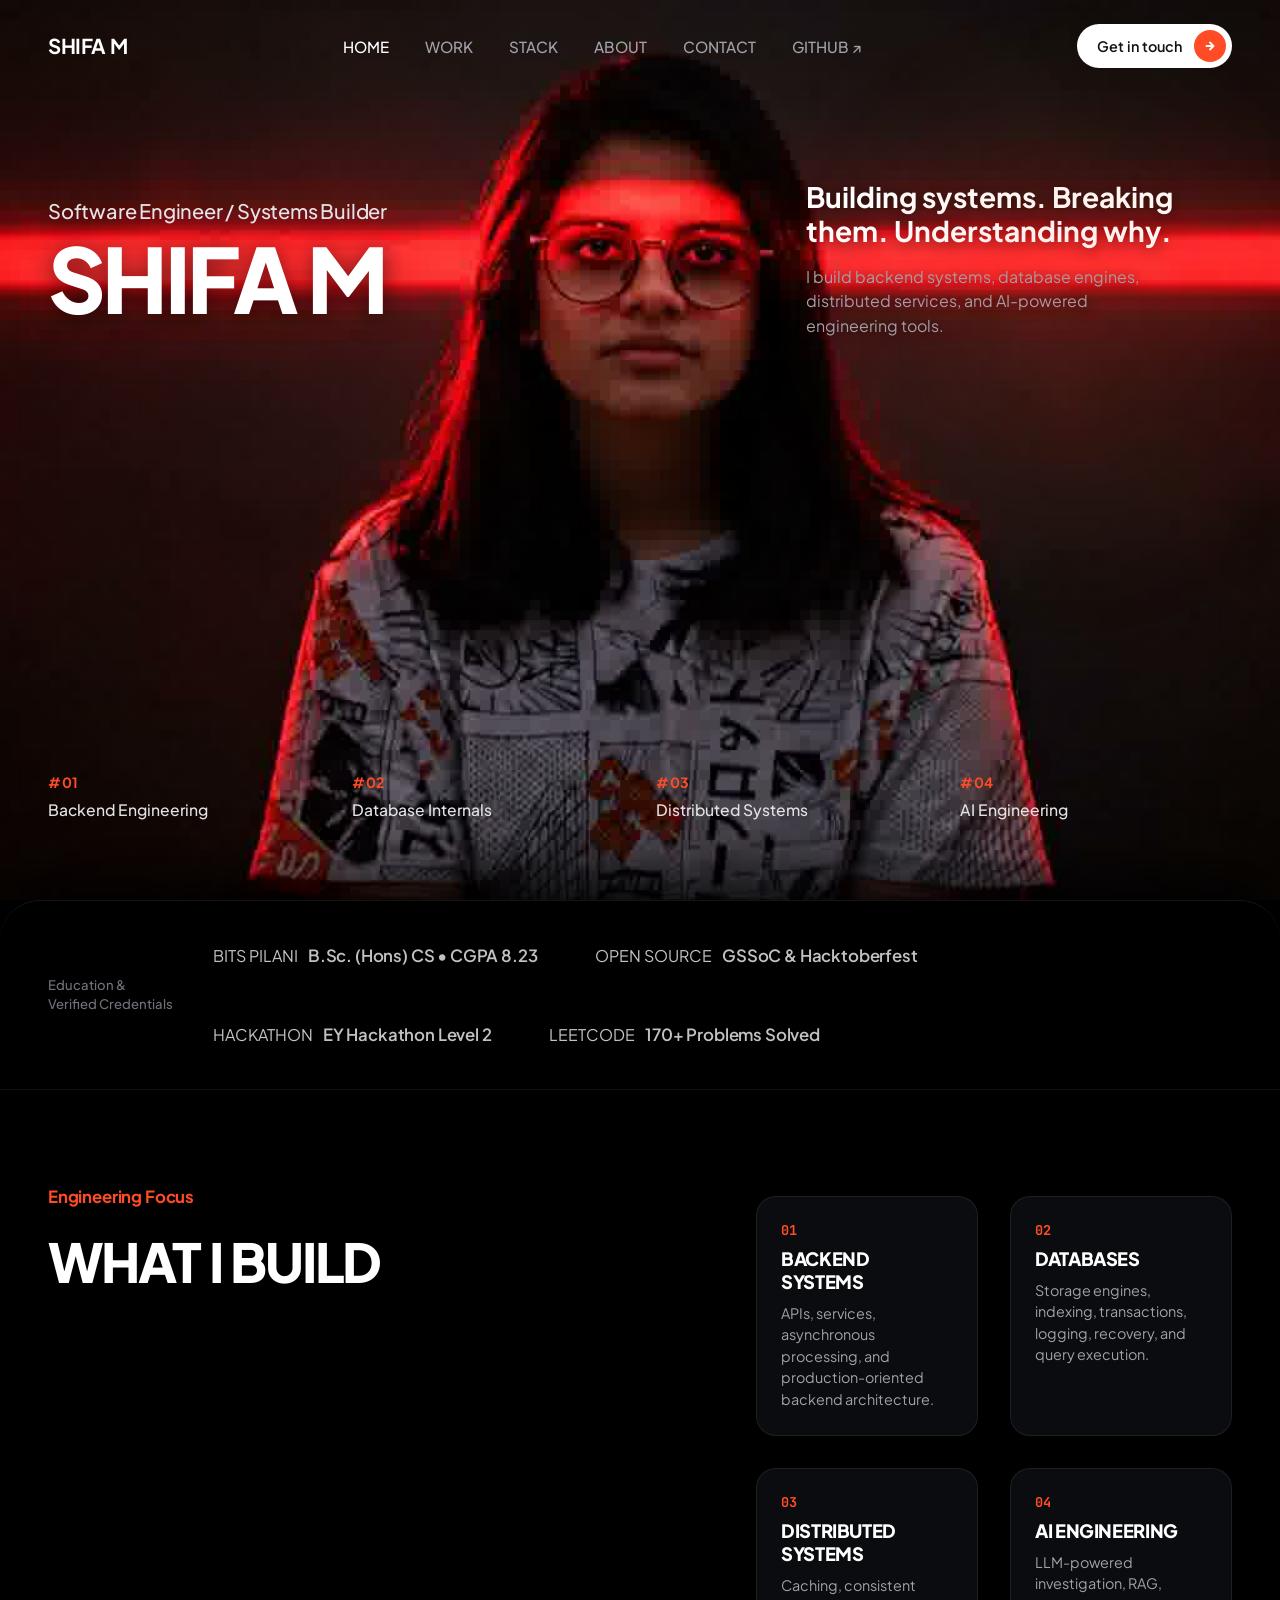
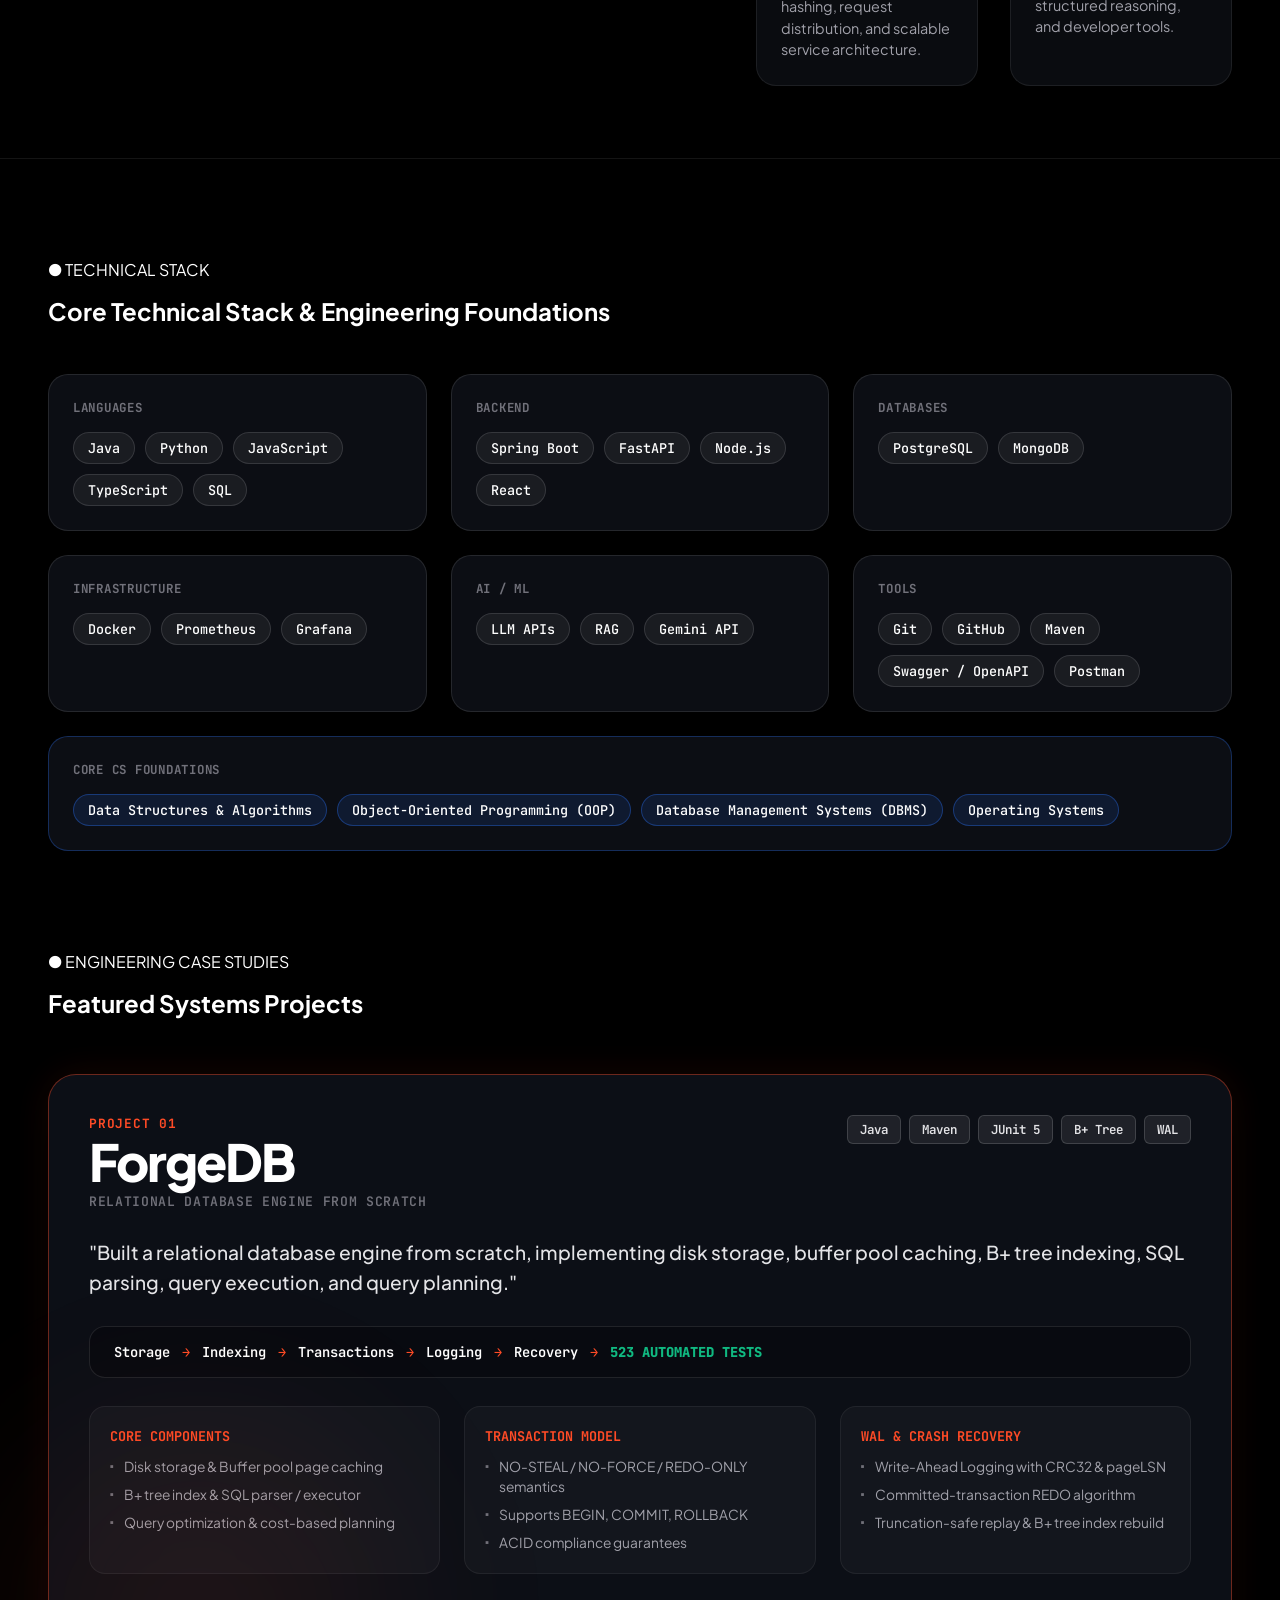
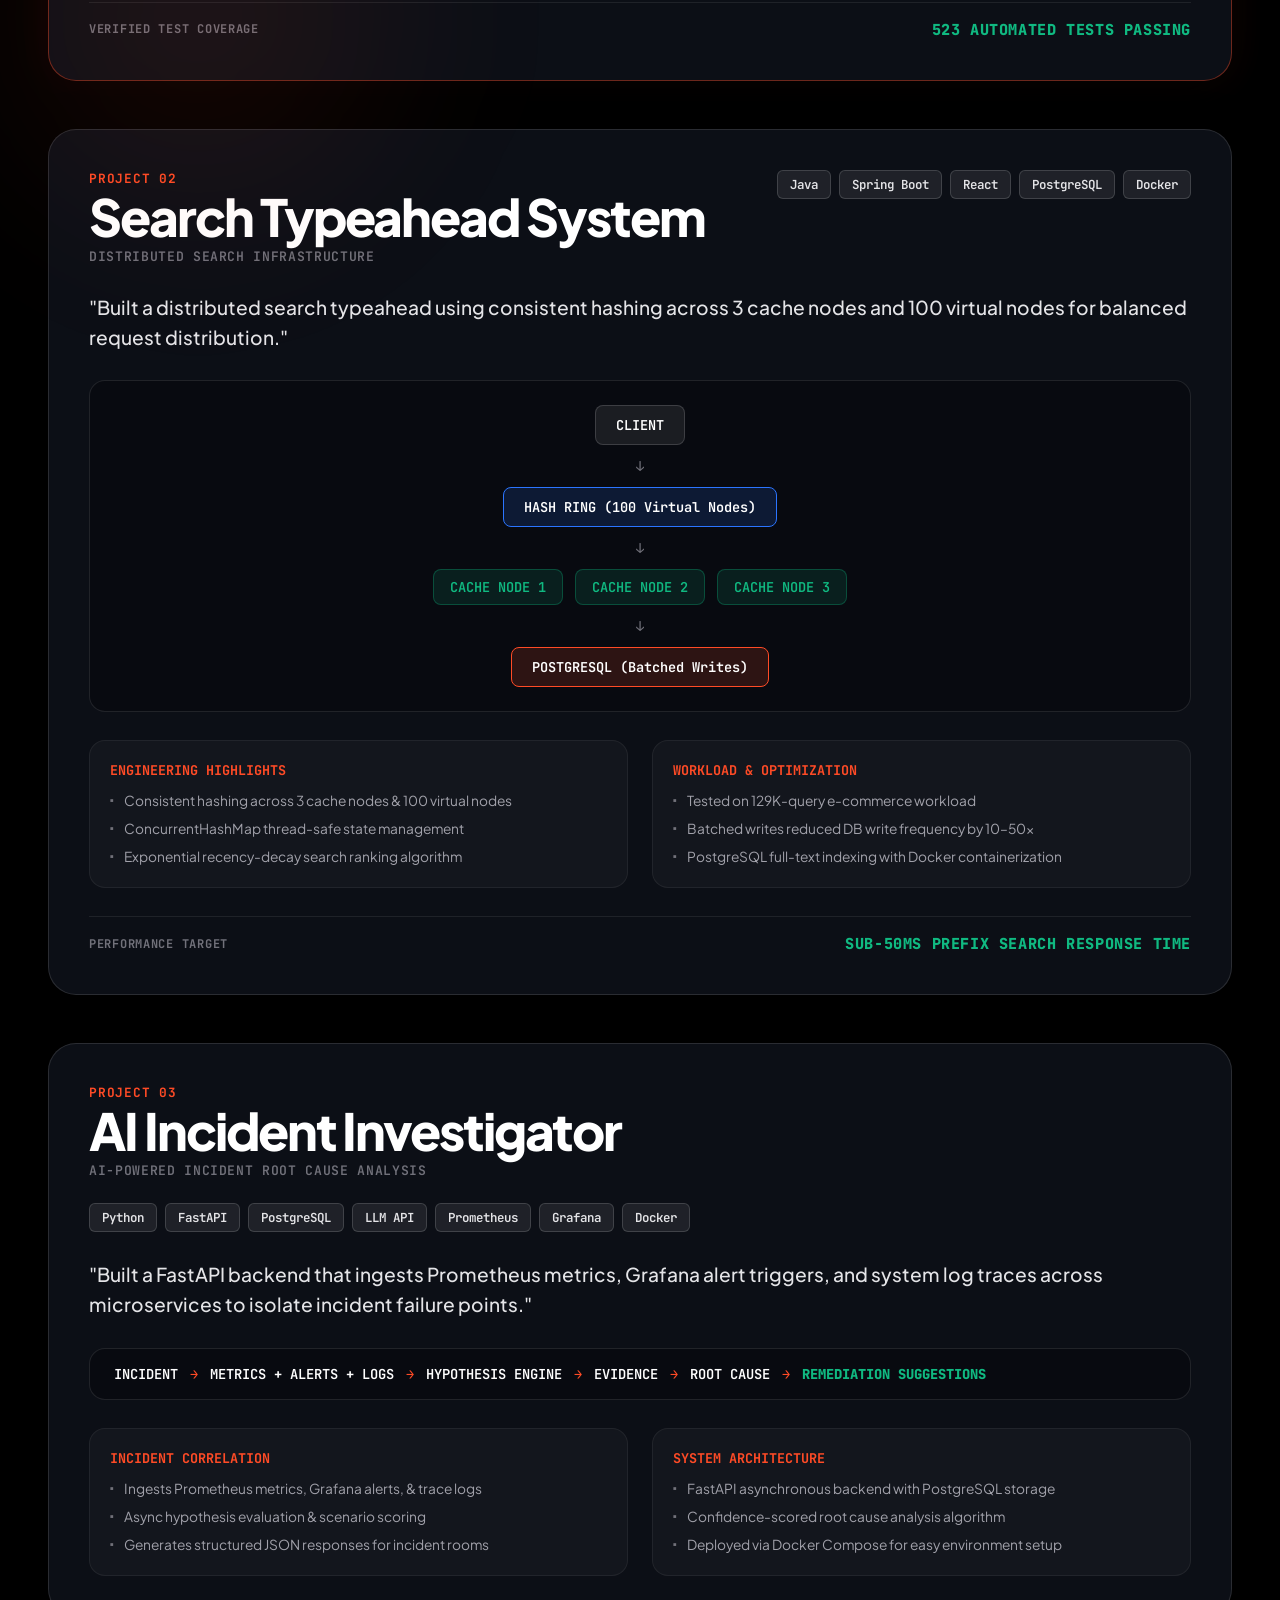
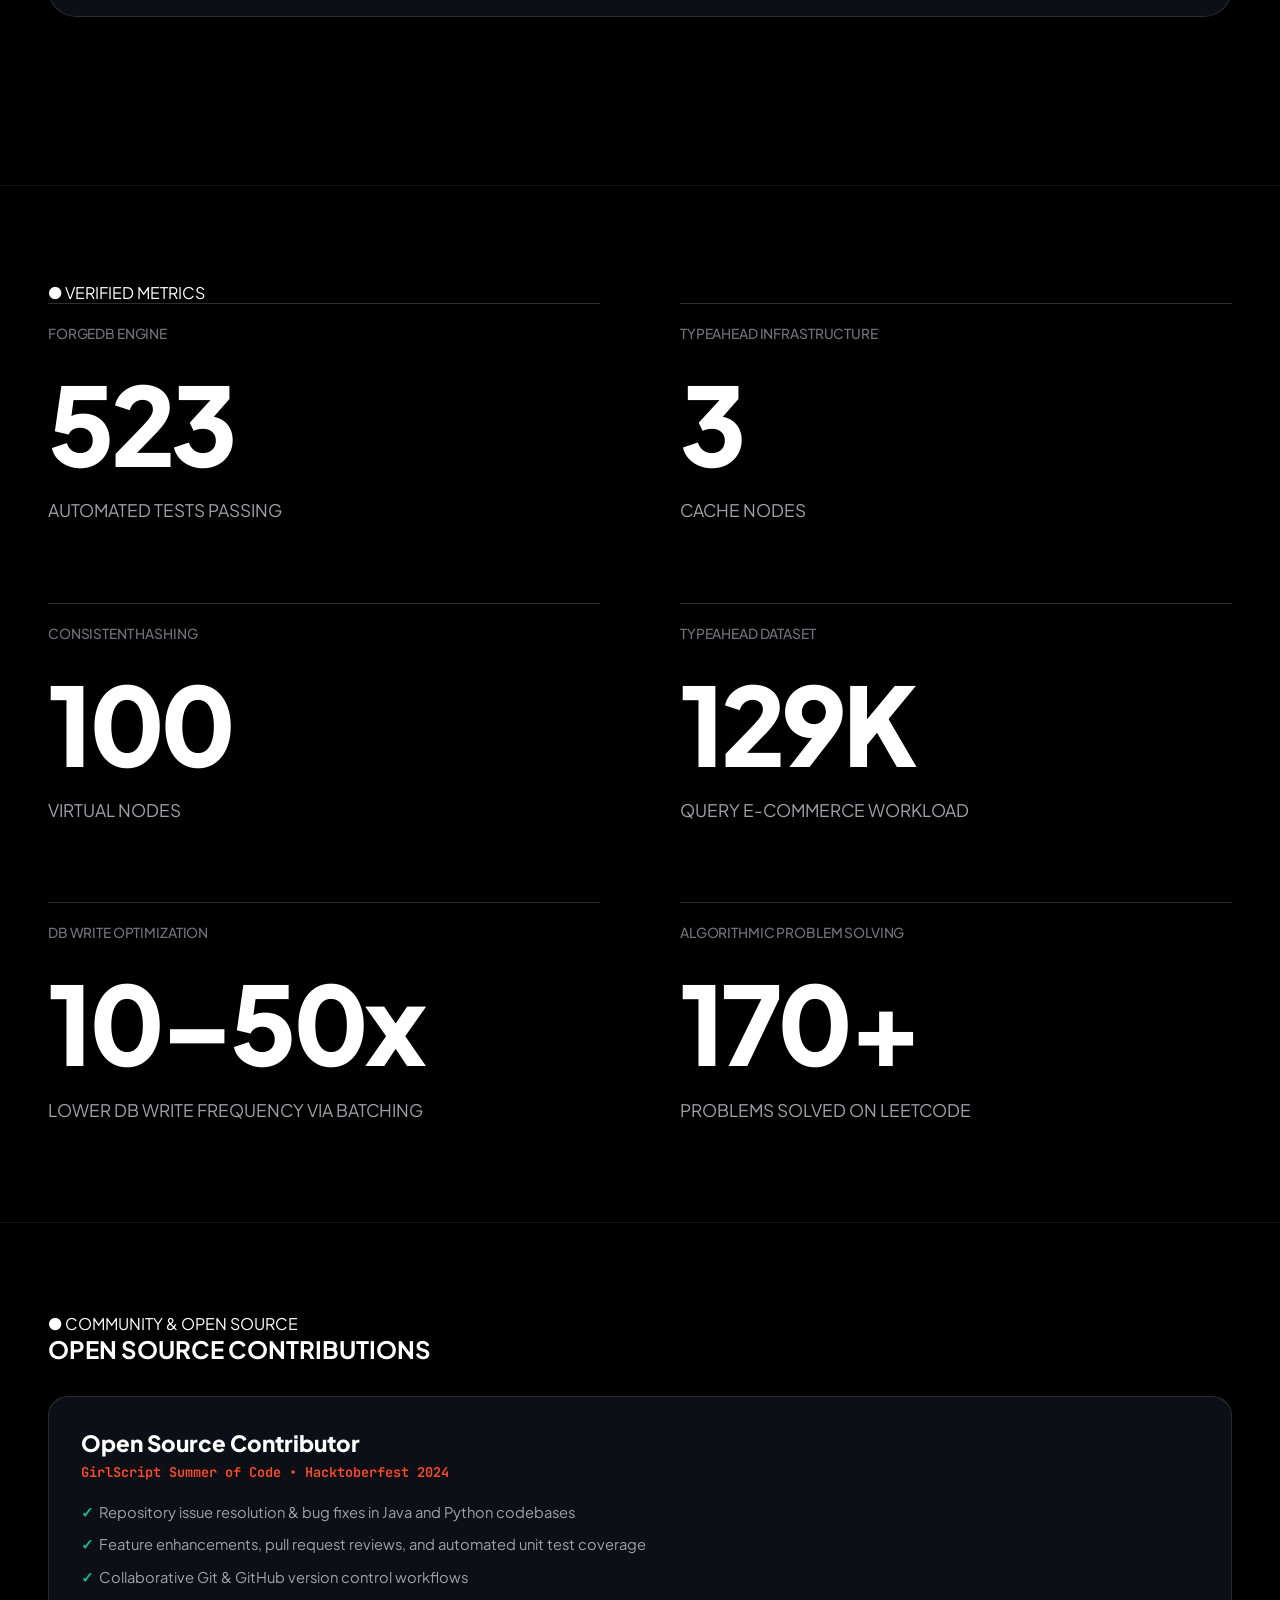
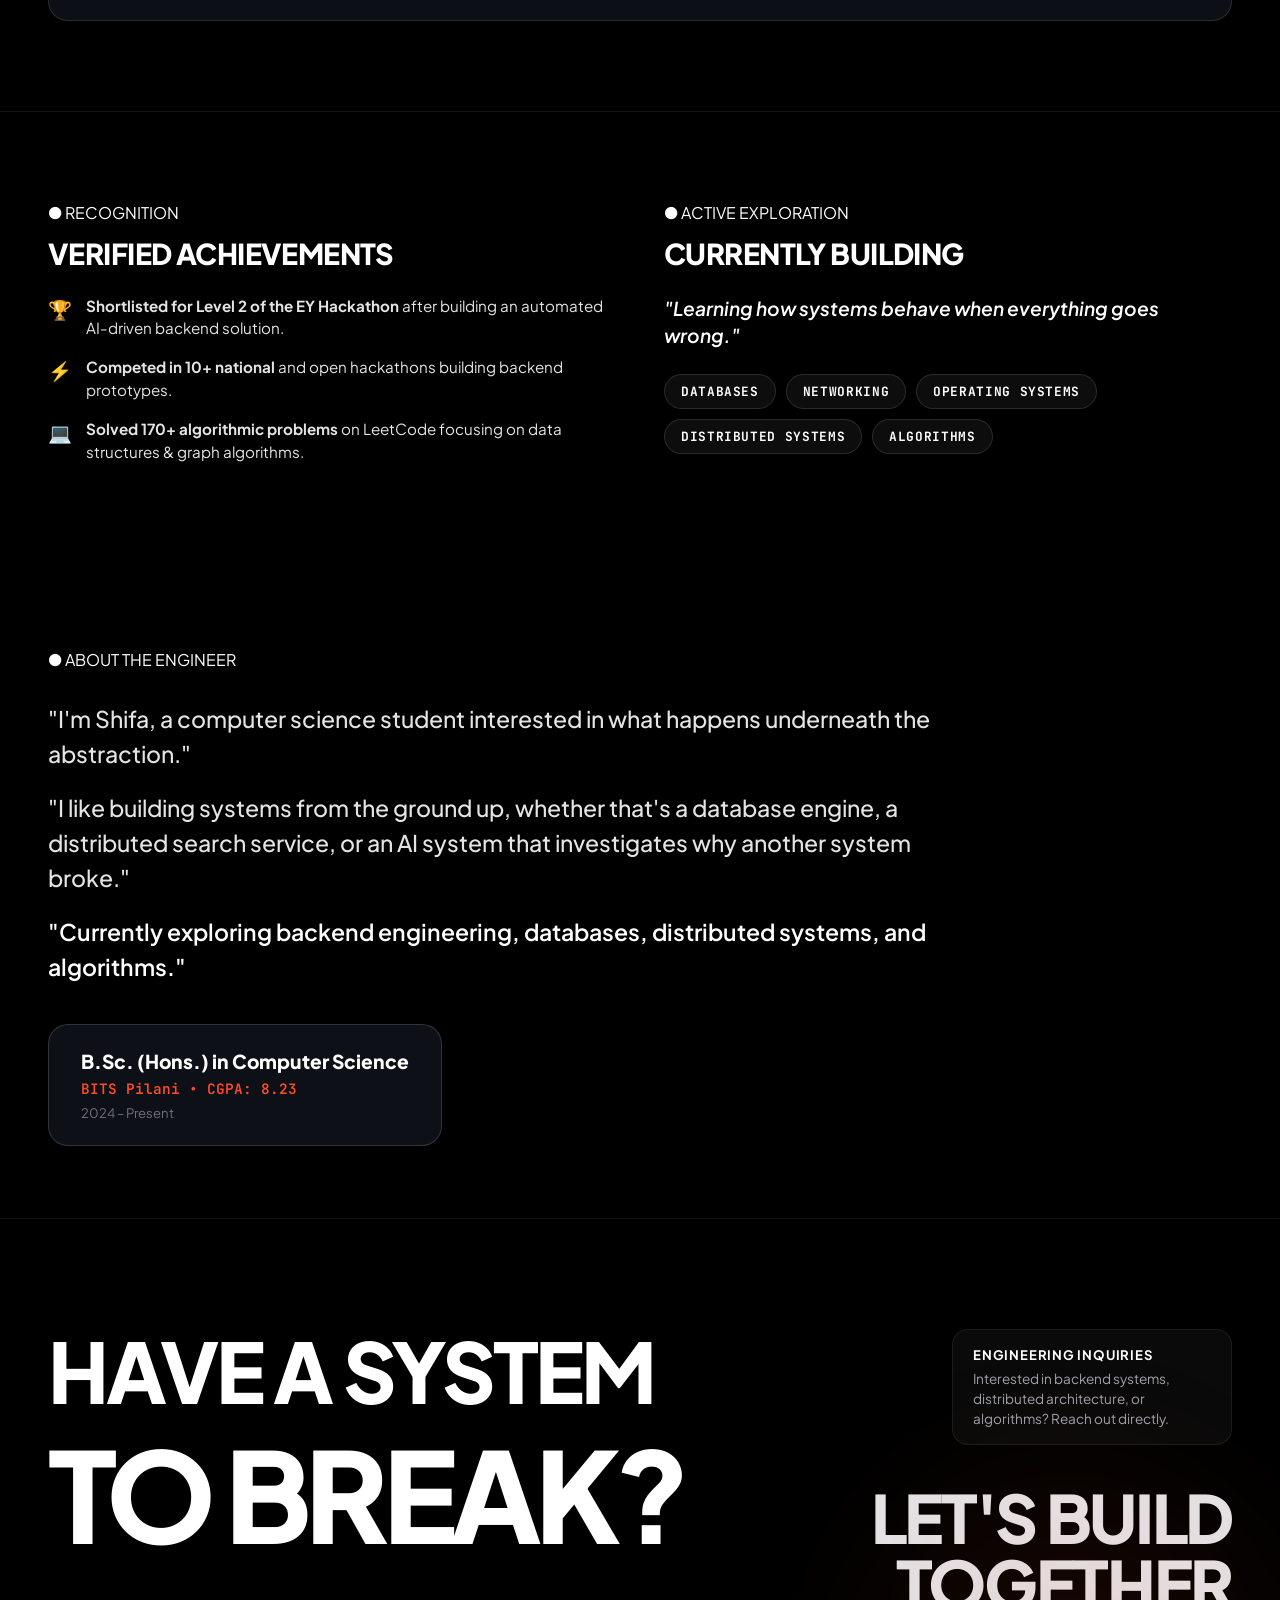
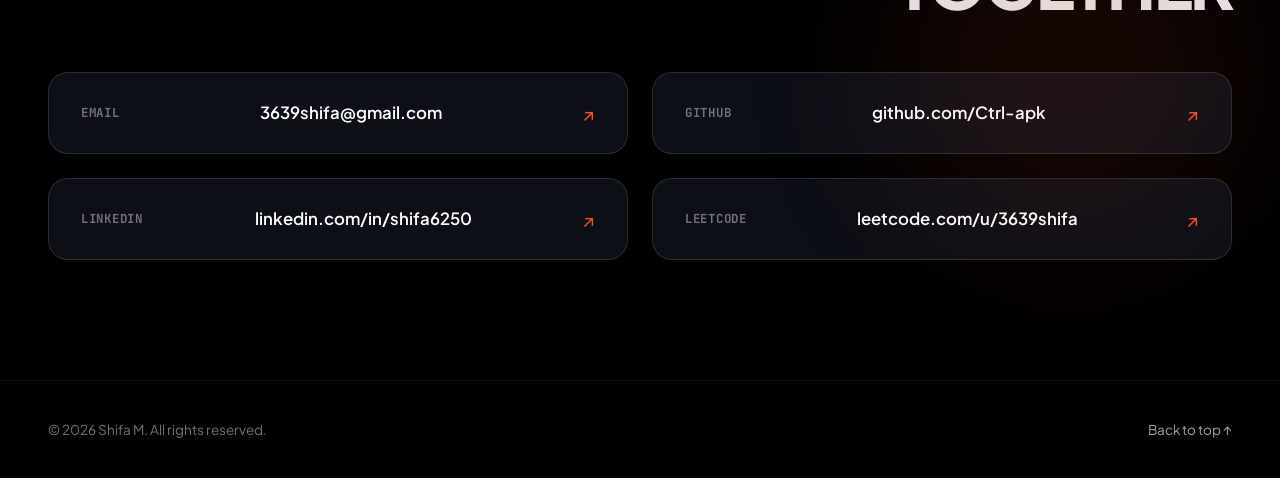
<file: index.html>
<!DOCTYPE html>
<html lang="en">
<head>
  <meta charset="UTF-8" />
  <meta name="viewport" content="width=device-width, initial-scale=1.0, maximum-scale=1.0, user-scalable=no" />
  <title>Shifa M — Software Engineer & Systems Builder</title>
  <meta name="description" content="Personal engineering portfolio of Shifa M. CS student at BITS Pilani specializing in backend systems, database internals, distributed architecture, and AI engineering tools." />
  <link rel="preconnect" href="https://fonts.googleapis.com" />
  <link rel="preconnect" href="https://fonts.gstatic.com" crossorigin />
  <link href="https://fonts.googleapis.com/css2?family=Plus+Jakarta+Sans:wght@400;500;600;700;800;900&family=JetBrains+Mono:wght@400;500;600;700&display=swap" rel="stylesheet" />
  <link rel="stylesheet" href="style.css?v=6" />
</head>
<body>
  <!-- Fixed Background Canvas for 60FPS Scroll Animation -->
  <canvas id="animation-canvas"></canvas>

  <!-- Navigation Bar -->
  <header class="header">
    <div class="header-container">
      <a href="#hero" class="logo">SHIFA M</a>
      
      <nav class="nav-links">
        <a href="#hero" class="nav-link active">HOME</a>
        <a href="#what-i-build" class="nav-link">WORK</a>
        <a href="#stack" class="nav-link">STACK</a>
        <a href="#about" class="nav-link">ABOUT</a>
        <a href="#contact" class="nav-link">CONTACT</a>
        <a href="https://github.com/Ctrl-apk" target="_blank" rel="noopener" class="nav-link">GITHUB ↗</a>
      </nav>

      <a href="#contact" class="btn-pill-white">
        <span>Get in touch</span>
        <span class="btn-arrow-circle">
          <svg width="12" height="12" viewBox="0 0 12 12" fill="none">
            <path d="M2.5 6H9.5M9.5 6L6 2.5M9.5 6L6 9.5" stroke="currentColor" stroke-width="1.8" stroke-linecap="round" stroke-linejoin="round"/>
          </svg>
        </span>
      </a>
    </div>
  </header>

  <!-- Main Scroll Content Wrapper -->
  <main class="content-wrapper">
    <!-- HERO SECTION (Transparent Overlay directly over Canvas Animation) -->
    <section id="hero" class="hero-section">
      <div class="hero-top-grid">
        <div class="hero-left">
          <p class="hero-subtitle">Software Engineer / Systems Builder</p>
          <h1 class="hero-title">SHIFA M</h1>
        </div>
        <div class="hero-right">
          <h2 class="hero-statement">Building systems. Breaking them. Understanding why.</h2>
          <p class="hero-description">I build backend systems, database engines, distributed services, and AI-powered engineering tools.</p>
        </div>
      </div>

      <!-- Hero Identity Pillars Bar -->
      <div class="hero-services-grid">
        <div class="service-item">
          <span class="service-num">#01</span>
          <span class="service-name">Backend Engineering</span>
        </div>
        <div class="service-item">
          <span class="service-num">#02</span>
          <span class="service-name">Database Internals</span>
        </div>
        <div class="service-item">
          <span class="service-num">#03</span>
          <span class="service-name">Distributed Systems</span>
        </div>
        <div class="service-item">
          <span class="service-num">#04</span>
          <span class="service-name">AI Engineering</span>
        </div>
      </div>
    </section>

    <!-- LOWER CONTENT WRAPPER -->
    <div class="curved-content-container">
      <!-- EDUCATION & CREDENTIALS STRIP -->
      <section class="brands-section">
        <div class="brands-inner">
          <span class="brands-heading">Education &<br />Verified Credentials</span>
          
          <div class="brands-logo-row">
            <div class="brand-item">
              <span class="tech-badge">BITS PILANI</span>
              <span class="brand-name">B.Sc. (Hons) CS • CGPA 8.23</span>
            </div>

            <div class="brand-item">
              <span class="tech-badge">OPEN SOURCE</span>
              <span class="brand-name">GSSoC & Hacktoberfest</span>
            </div>

            <div class="brand-item">
              <span class="tech-badge">HACKATHON</span>
              <span class="brand-name">EY Hackathon Level 2</span>
            </div>

            <div class="brand-item">
              <span class="tech-badge">LEETCODE</span>
              <span class="brand-name">170+ Problems Solved</span>
            </div>
          </div>
        </div>
      </section>

      <!-- SECTION 01: WHAT I BUILD -->
      <section id="what-i-build" class="about-section">
        <div class="about-grid">
          <div class="about-left">
            <span class="section-tag">Engineering Focus</span>
            <h2 class="about-headline">WHAT I BUILD</h2>
          </div>

          <div class="about-right">
            <div class="build-categories-grid">
              <div class="build-cat-card">
                <span class="cat-num">01</span>
                <h3 class="cat-title">BACKEND SYSTEMS</h3>
                <p class="cat-desc">APIs, services, asynchronous processing, and production-oriented backend architecture.</p>
              </div>

              <div class="build-cat-card">
                <span class="cat-num">02</span>
                <h3 class="cat-title">DATABASES</h3>
                <p class="cat-desc">Storage engines, indexing, transactions, logging, recovery, and query execution.</p>
              </div>

              <div class="build-cat-card">
                <span class="cat-num">03</span>
                <h3 class="cat-title">DISTRIBUTED SYSTEMS</h3>
                <p class="cat-desc">Caching, consistent hashing, request distribution, and scalable service architecture.</p>
              </div>

              <div class="build-cat-card">
                <span class="cat-num">04</span>
                <h3 class="cat-title">AI ENGINEERING</h3>
                <p class="cat-desc">LLM-powered investigation, RAG, structured reasoning, and developer tools.</p>
              </div>
            </div>
          </div>
        </div>
      </section>

      <!-- SECTION 02: ENGINEERING STACK -->
      <section id="stack" class="stack-section">
        <div class="stack-container">
          <div class="badge-pill">
            <span class="dot-blue">●</span> TECHNICAL STACK
          </div>
          <h2 class="section-title-large stack-heading">
            Core Technical Stack & Engineering Foundations
          </h2>

          <div class="stack-groups-grid">
            <div class="stack-group-card">
              <span class="group-label">LANGUAGES</span>
              <div class="stack-pills-row">
                <span class="stack-pill-item">Java</span>
                <span class="stack-pill-item">Python</span>
                <span class="stack-pill-item">JavaScript</span>
                <span class="stack-pill-item">TypeScript</span>
                <span class="stack-pill-item">SQL</span>
              </div>
            </div>

            <div class="stack-group-card">
              <span class="group-label">BACKEND</span>
              <div class="stack-pills-row">
                <span class="stack-pill-item">Spring Boot</span>
                <span class="stack-pill-item">FastAPI</span>
                <span class="stack-pill-item">Node.js</span>
                <span class="stack-pill-item">React</span>
              </div>
            </div>

            <div class="stack-group-card">
              <span class="group-label">DATABASES</span>
              <div class="stack-pills-row">
                <span class="stack-pill-item">PostgreSQL</span>
                <span class="stack-pill-item">MongoDB</span>
              </div>
            </div>

            <div class="stack-group-card">
              <span class="group-label">INFRASTRUCTURE</span>
              <div class="stack-pills-row">
                <span class="stack-pill-item">Docker</span>
                <span class="stack-pill-item">Prometheus</span>
                <span class="stack-pill-item">Grafana</span>
              </div>
            </div>

            <div class="stack-group-card">
              <span class="group-label">AI / ML</span>
              <div class="stack-pills-row">
                <span class="stack-pill-item">LLM APIs</span>
                <span class="stack-pill-item">RAG</span>
                <span class="stack-pill-item">Gemini API</span>
              </div>
            </div>

            <div class="stack-group-card">
              <span class="group-label">TOOLS</span>
              <div class="stack-pills-row">
                <span class="stack-pill-item">Git</span>
                <span class="stack-pill-item">GitHub</span>
                <span class="stack-pill-item">Maven</span>
                <span class="stack-pill-item">Swagger / OpenAPI</span>
                <span class="stack-pill-item">Postman</span>
              </div>
            </div>

            <div class="stack-group-card full-width">
              <span class="group-label">CORE CS FOUNDATIONS</span>
              <div class="stack-pills-row">
                <span class="stack-pill-item highlight">Data Structures & Algorithms</span>
                <span class="stack-pill-item highlight">Object-Oriented Programming (OOP)</span>
                <span class="stack-pill-item highlight">Database Management Systems (DBMS)</span>
                <span class="stack-pill-item highlight">Operating Systems</span>
              </div>
            </div>
          </div>
        </div>
      </section>

      <!-- SECTION 03: PROJECTS (Engineering Case Studies) -->
      <section id="projects" class="projects-section">
        <div class="projects-container">
          <div class="badge-pill">
            <span class="dot-blue">●</span> ENGINEERING CASE STUDIES
          </div>
          <h2 class="section-title-large project-section-heading">Featured Systems Projects</h2>

          <!-- PROJECT 01: FORGEDB -->
          <article class="project-case-study main-featured">
            <div class="case-study-header">
              <div class="case-study-title-block">
                <span class="case-num">PROJECT 01</span>
                <h3 class="case-title">ForgeDB</h3>
                <span class="case-subtitle">RELATIONAL DATABASE ENGINE FROM SCRATCH</span>
              </div>
              <div class="case-tech-tags">
                <span class="tech-tag">Java</span>
                <span class="tech-tag">Maven</span>
                <span class="tech-tag">JUnit 5</span>
                <span class="tech-tag">B+ Tree</span>
                <span class="tech-tag">WAL</span>
              </div>
            </div>

            <p class="case-desc">
              "Built a relational database engine from scratch, implementing disk storage, buffer pool caching, B+ tree indexing, SQL parsing, query execution, and query planning."
            </p>

            <!-- Interactive Architecture Storytelling Stream -->
            <div class="architecture-flow-narrative">
              <span class="flow-step">Storage</span>
              <span class="flow-arrow">→</span>
              <span class="flow-step">Indexing</span>
              <span class="flow-arrow">→</span>
              <span class="flow-step">Transactions</span>
              <span class="flow-arrow">→</span>
              <span class="flow-step">Logging</span>
              <span class="flow-arrow">→</span>
              <span class="flow-step">Recovery</span>
              <span class="flow-arrow">→</span>
              <span class="flow-step highlight-step">523 AUTOMATED TESTS</span>
            </div>

            <div class="case-details-grid">
              <div class="case-detail-box">
                <h4>Core Components</h4>
                <ul>
                  <li>Disk storage & Buffer pool page caching</li>
                  <li>B+ tree index & SQL parser / executor</li>
                  <li>Query optimization & cost-based planning</li>
                </ul>
              </div>

              <div class="case-detail-box">
                <h4>Transaction Model</h4>
                <ul>
                  <li>NO-STEAL / NO-FORCE / REDO-ONLY semantics</li>
                  <li>Supports BEGIN, COMMIT, ROLLBACK</li>
                  <li>ACID compliance guarantees</li>
                </ul>
              </div>

              <div class="case-detail-box">
                <h4>WAL & Crash Recovery</h4>
                <ul>
                  <li>Write-Ahead Logging with CRC32 & pageLSN</li>
                  <li>Committed-transaction REDO algorithm</li>
                  <li>Truncation-safe replay & B+ tree index rebuild</li>
                </ul>
              </div>
            </div>

            <div class="case-footer-metric">
              <span class="metric-badge">VERIFIED TEST COVERAGE</span>
              <span class="metric-val">523 AUTOMATED TESTS PASSING</span>
            </div>
          </article>

          <!-- PROJECT 02: SEARCH TYPEAHEAD SYSTEM -->
          <article class="project-case-study">
            <div class="case-study-header">
              <div class="case-study-title-block">
                <span class="case-num">PROJECT 02</span>
                <h3 class="case-title">Search Typeahead System</h3>
                <span class="case-subtitle">DISTRIBUTED SEARCH INFRASTRUCTURE</span>
              </div>
              <div class="case-tech-tags">
                <span class="tech-tag">Java</span>
                <span class="tech-tag">Spring Boot</span>
                <span class="tech-tag">React</span>
                <span class="tech-tag">PostgreSQL</span>
                <span class="tech-tag">Docker</span>
              </div>
            </div>

            <p class="case-desc">
              "Built a distributed search typeahead using consistent hashing across 3 cache nodes and 100 virtual nodes for balanced request distribution."
            </p>

            <!-- Architecture Diagram Stream -->
            <div class="architecture-diagram-card">
              <div class="arch-diagram-flow">
                <div class="arch-node">CLIENT</div>
                <div class="arch-arrow">↓</div>
                <div class="arch-node highlight-ring">HASH RING (100 Virtual Nodes)</div>
                <div class="arch-arrow">↓</div>
                <div class="arch-nodes-group">
                  <span class="cache-node">CACHE NODE 1</span>
                  <span class="cache-node">CACHE NODE 2</span>
                  <span class="cache-node">CACHE NODE 3</span>
                </div>
                <div class="arch-arrow">↓</div>
                <div class="arch-node db-node">POSTGRESQL (Batched Writes)</div>
              </div>
            </div>

            <div class="case-details-grid">
              <div class="case-detail-box">
                <h4>Engineering Highlights</h4>
                <ul>
                  <li>Consistent hashing across 3 cache nodes & 100 virtual nodes</li>
                  <li>ConcurrentHashMap thread-safe state management</li>
                  <li>Exponential recency-decay search ranking algorithm</li>
                </ul>
              </div>

              <div class="case-detail-box">
                <h4>Workload & Optimization</h4>
                <ul>
                  <li>Tested on 129K-query e-commerce workload</li>
                  <li>Batched writes reduced DB write frequency by 10–50x</li>
                  <li>PostgreSQL full-text indexing with Docker containerization</li>
                </ul>
              </div>
            </div>

            <div class="case-footer-metric">
              <span class="metric-badge">PERFORMANCE TARGET</span>
              <span class="metric-val">SUB-50MS PREFIX SEARCH RESPONSE TIME</span>
            </div>
          </article>

          <!-- PROJECT 03: AI INCIDENT INVESTIGATOR -->
          <article class="project-case-study">
            <div class="case-study-header">
              <div class="case-study-title-block">
                <span class="case-num">PROJECT 03</span>
                <h3 class="case-title">AI Incident Investigator</h3>
                <span class="case-subtitle">AI-POWERED INCIDENT ROOT CAUSE ANALYSIS</span>
              </div>
              <div class="case-tech-tags">
                <span class="tech-tag">Python</span>
                <span class="tech-tag">FastAPI</span>
                <span class="tech-tag">PostgreSQL</span>
                <span class="tech-tag">LLM API</span>
                <span class="tech-tag">Prometheus</span>
                <span class="tech-tag">Grafana</span>
                <span class="tech-tag">Docker</span>
              </div>
            </div>

            <p class="case-desc">
              "Built a FastAPI backend that ingests Prometheus metrics, Grafana alert triggers, and system log traces across microservices to isolate incident failure points."
            </p>

            <!-- Causal Stream Visual -->
            <div class="architecture-flow-narrative">
              <span class="flow-step">INCIDENT</span>
              <span class="flow-arrow">→</span>
              <span class="flow-step">METRICS + ALERTS + LOGS</span>
              <span class="flow-arrow">→</span>
              <span class="flow-step">HYPOTHESIS ENGINE</span>
              <span class="flow-arrow">→</span>
              <span class="flow-step">EVIDENCE</span>
              <span class="flow-arrow">→</span>
              <span class="flow-step">ROOT CAUSE</span>
              <span class="flow-arrow">→</span>
              <span class="flow-step highlight-step">REMEDIATION SUGGESTIONS</span>
            </div>

            <div class="case-details-grid">
              <div class="case-detail-box">
                <h4>Incident Correlation</h4>
                <ul>
                  <li>Ingests Prometheus metrics, Grafana alerts, & trace logs</li>
                  <li>Async hypothesis evaluation & scenario scoring</li>
                  <li>Generates structured JSON responses for incident rooms</li>
                </ul>
              </div>

              <div class="case-detail-box">
                <h4>System Architecture</h4>
                <ul>
                  <li>FastAPI asynchronous backend with PostgreSQL storage</li>
                  <li>Confidence-scored root cause analysis algorithm</li>
                  <li>Deployed via Docker Compose for easy environment setup</li>
                </ul>
              </div>
            </div>
          </article>
        </div>
      </section>

      <!-- SECTION 04: ENGINEERING NUMBERS -->
      <section id="numbers" class="stats-section">
        <div class="stats-container">
          <div class="badge-pill">
            <span class="dot-blue">●</span> VERIFIED METRICS
          </div>
          <div class="stats-grid">
            <div class="stat-col">
              <div class="stat-top-line">
                <span class="stat-top-label">FORGEDB ENGINE</span>
              </div>
              <div class="stat-number">523</div>
              <p class="stat-desc">AUTOMATED TESTS PASSING</p>
            </div>

            <div class="stat-col">
              <div class="stat-top-line">
                <span class="stat-top-label">TYPEAHEAD INFRASTRUCTURE</span>
              </div>
              <div class="stat-number">3</div>
              <p class="stat-desc">CACHE NODES</p>
            </div>

            <div class="stat-col">
              <div class="stat-top-line">
                <span class="stat-top-label">CONSISTENT HASHING</span>
              </div>
              <div class="stat-number">100</div>
              <p class="stat-desc">VIRTUAL NODES</p>
            </div>

            <div class="stat-col">
              <div class="stat-top-line">
                <span class="stat-top-label">TYPEAHEAD DATASET</span>
              </div>
              <div class="stat-number">129K</div>
              <p class="stat-desc">QUERY E-COMMERCE WORKLOAD</p>
            </div>

            <div class="stat-col">
              <div class="stat-top-line">
                <span class="stat-top-label">DB WRITE OPTIMIZATION</span>
              </div>
              <div class="stat-number">10–50x</div>
              <p class="stat-desc">LOWER DB WRITE FREQUENCY VIA BATCHING</p>
            </div>

            <div class="stat-col">
              <div class="stat-top-line">
                <span class="stat-top-label">ALGORITHMIC PROBLEM SOLVING</span>
              </div>
              <div class="stat-number">170+</div>
              <p class="stat-desc">PROBLEMS SOLVED ON LEETCODE</p>
            </div>
          </div>
        </div>
      </section>

      <!-- SECTION 05: OPEN SOURCE -->
      <section id="opensource" class="opensource-section">
        <div class="opensource-container">
          <div class="badge-pill">
            <span class="dot-blue">●</span> COMMUNITY & OPEN SOURCE
          </div>
          <h2 class="section-title-large">OPEN SOURCE CONTRIBUTIONS</h2>

          <div class="opensource-card">
            <div class="os-header">
              <div class="os-title-block">
                <h3 class="os-role">Open Source Contributor</h3>
                <span class="os-programs">GirlScript Summer of Code • Hacktoberfest 2024</span>
              </div>
            </div>
            <ul class="os-list">
              <li>Repository issue resolution & bug fixes in Java and Python codebases</li>
              <li>Feature enhancements, pull request reviews, and automated unit test coverage</li>
              <li>Collaborative Git & GitHub version control workflows</li>
            </ul>
          </div>
        </div>
      </section>

      <!-- SECTION 06 & 07: ACHIEVEMENTS & CURRENTLY BUILDING -->
      <section class="double-section-grid">
        <div class="double-container">
          <!-- SECTION 06: ACHIEVEMENTS -->
          <div id="achievements" class="achievements-col">
            <div class="badge-pill">
              <span class="dot-blue">●</span> RECOGNITION
            </div>
            <h3 class="sub-heading-title">VERIFIED ACHIEVEMENTS</h3>
            <ul class="achievement-list">
              <li>
                <span class="achieve-bullet">🏆</span>
                <span><strong>Shortlisted for Level 2 of the EY Hackathon</strong> after building an automated AI-driven backend solution.</span>
              </li>
              <li>
                <span class="achieve-bullet">⚡</span>
                <span><strong>Competed in 10+ national</strong> and open hackathons building backend prototypes.</span>
              </li>
              <li>
                <span class="achieve-bullet">💻</span>
                <span><strong>Solved 170+ algorithmic problems</strong> on LeetCode focusing on data structures & graph algorithms.</span>
              </li>
            </ul>
          </div>

          <!-- SECTION 07: CURRENTLY BUILDING -->
          <div id="currently-building" class="building-col">
            <div class="badge-pill">
              <span class="dot-blue">●</span> ACTIVE EXPLORATION
            </div>
            <h3 class="sub-heading-title">CURRENTLY BUILDING</h3>
            <p class="building-quote">"Learning how systems behave when everything goes wrong."</p>
            <div class="building-tags">
              <span class="b-tag">DATABASES</span>
              <span class="b-tag">NETWORKING</span>
              <span class="b-tag">OPERATING SYSTEMS</span>
              <span class="b-tag">DISTRIBUTED SYSTEMS</span>
              <span class="b-tag">ALGORITHMS</span>
            </div>
          </div>
        </div>
      </section>

      <!-- SECTION 08: ABOUT -->
      <section id="about" class="about-section studio-style">
        <div class="about-container">
          <div class="badge-pill">
            <span class="dot-blue">●</span> ABOUT THE ENGINEER
          </div>

          <div class="about-main-text">
            <p class="about-p">
              "I'm Shifa, a computer science student interested in what happens underneath the abstraction."
            </p>
            <p class="about-p">
              "I like building systems from the ground up, whether that's a database engine, a distributed search service, or an AI system that investigates why another system broke."
            </p>
            <p class="about-p highlight-p">
              "Currently exploring backend engineering, databases, distributed systems, and algorithms."
            </p>
          </div>

          <div class="edu-card">
            <span class="edu-degree">B.Sc. (Hons.) in Computer Science</span>
            <span class="edu-school">BITS Pilani • CGPA: 8.23</span>
            <span class="edu-timeline">2024 – Present</span>
          </div>
        </div>
      </section>

      <!-- SECTION 09: CONTACT -->
      <section id="contact" class="contact-section">
        <div class="contact-container">
          <div class="contact-header">
            <div class="contact-header-top">
              <h2 class="contact-title-top">HAVE A SYSTEM</h2>
              <div class="contact-badge-card">
                <span class="badge-tag">ENGINEERING INQUIRIES</span>
                <p class="badge-text">Interested in backend systems, distributed architecture, or algorithms? Reach out directly.</p>
              </div>
            </div>

            <div class="contact-header-bottom">
              <span class="contact-word-grow">TO BREAK?</span>
              <h3 class="contact-title-right">LET'S BUILD<br />TOGETHER</h3>
            </div>
          </div>

          <!-- Contact Details Grid -->
          <div class="contact-links-grid">
            <a href="mailto:3639shifa@gmail.com" class="contact-link-card">
              <span class="link-label">EMAIL</span>
              <span class="link-value">3639shifa@gmail.com</span>
              <span class="link-arrow">↗</span>
            </a>

            <a href="https://github.com/Ctrl-apk" target="_blank" rel="noopener" class="contact-link-card">
              <span class="link-label">GITHUB</span>
              <span class="link-value">github.com/Ctrl-apk</span>
              <span class="link-arrow">↗</span>
            </a>

            <a href="https://linkedin.com/in/shifa6250" target="_blank" rel="noopener" class="contact-link-card">
              <span class="link-label">LINKEDIN</span>
              <span class="link-value">linkedin.com/in/shifa6250</span>
              <span class="link-arrow">↗</span>
            </a>

            <a href="https://leetcode.com/u/3639shifa/" target="_blank" rel="noopener" class="contact-link-card">
              <span class="link-label">LEETCODE</span>
              <span class="link-value">leetcode.com/u/3639shifa</span>
              <span class="link-arrow">↗</span>
            </a>
          </div>
        </div>
      </section>

      <!-- Minimalist Footer -->
      <footer class="footer">
        <div class="footer-inner">
          <span class="footer-copy">&copy; 2026 Shifa M. All rights reserved.</span>
          <a href="#hero" class="footer-back-top">Back to top ↑</a>
        </div>
      </footer>
    </div>
  </main>

  <script src="script.js?v=5"></script>
</body>
</html>
</file>
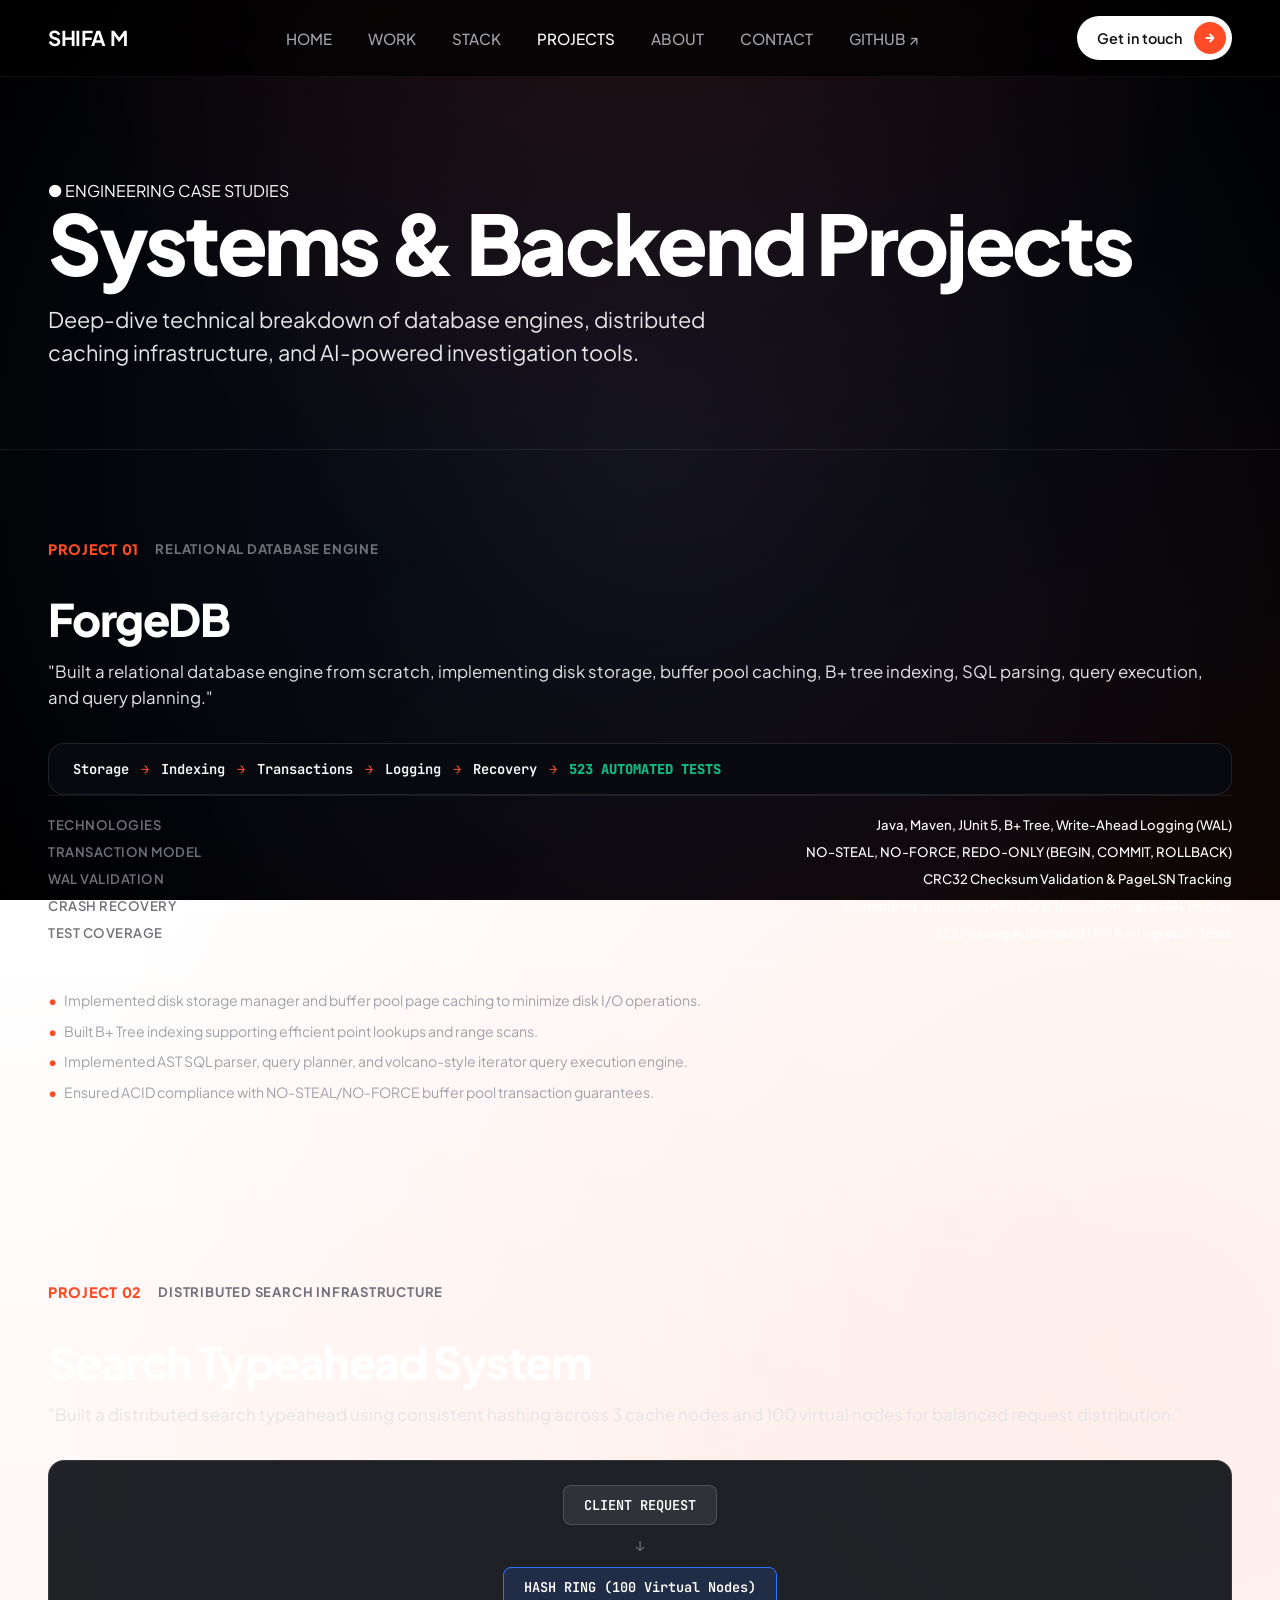
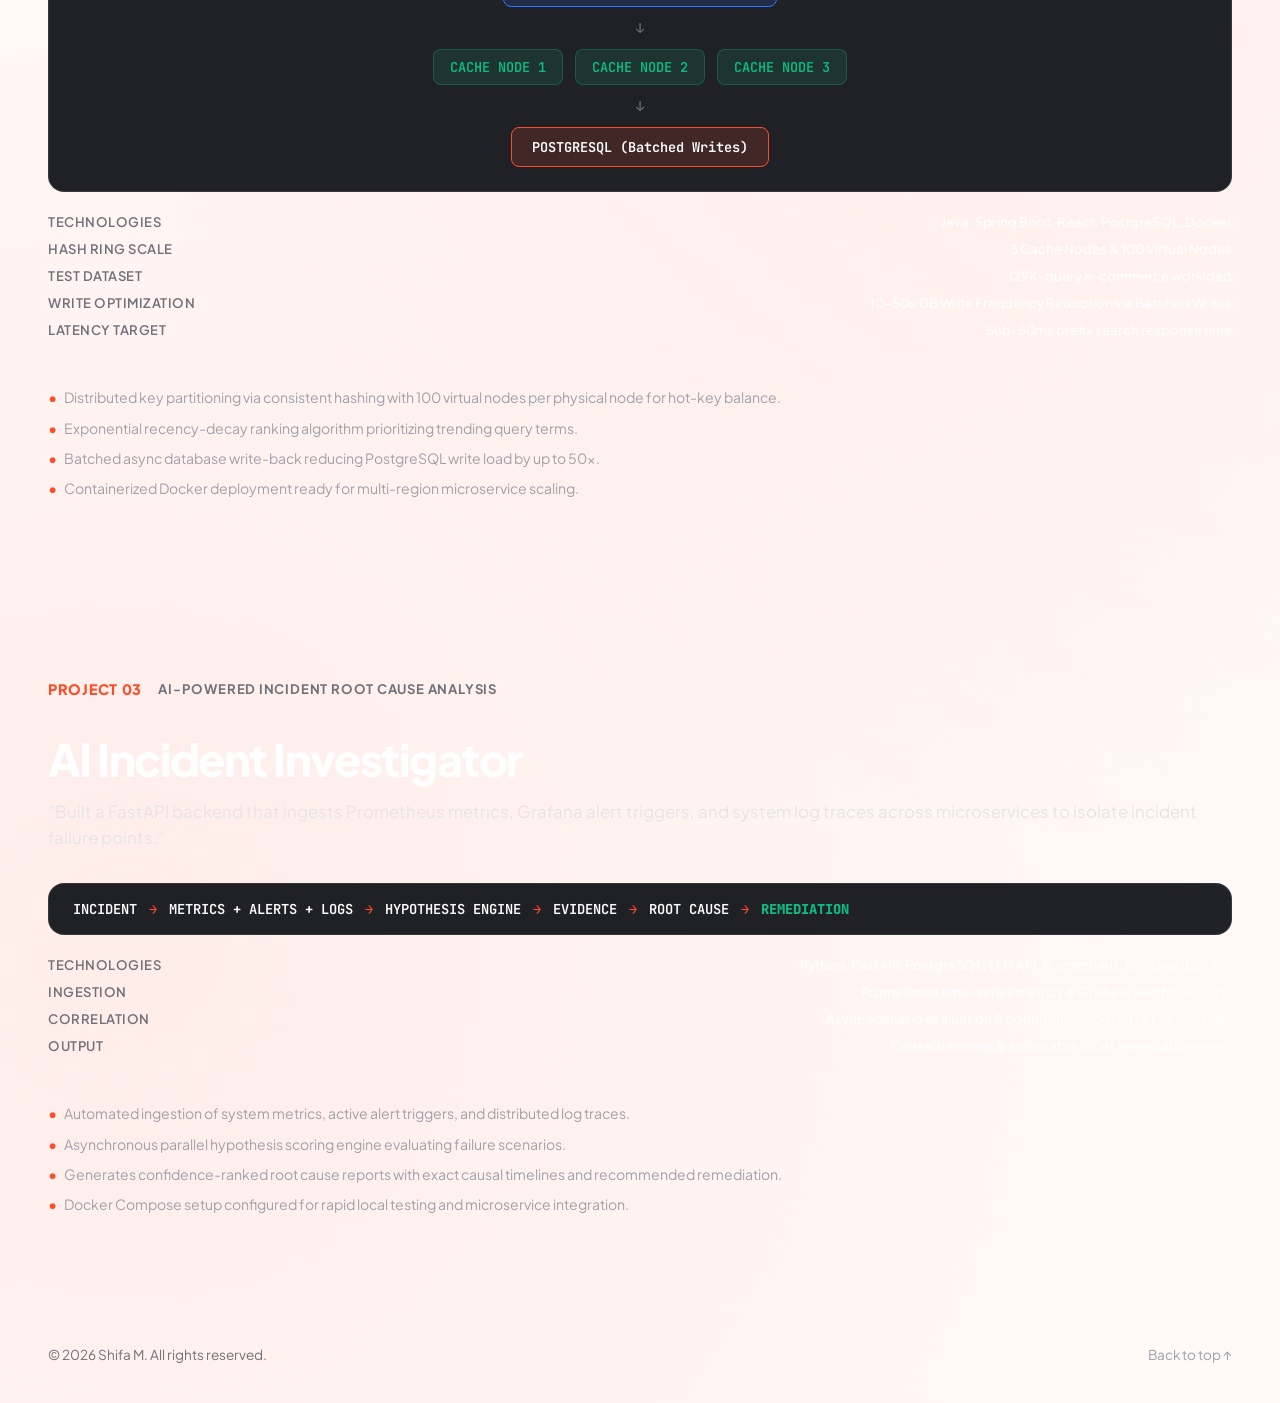
<file: projects.html>
<!DOCTYPE html>
<html lang="en">
<head>
  <meta charset="UTF-8" />
  <meta name="viewport" content="width=device-width, initial-scale=1.0, maximum-scale=1.0, user-scalable=no" />
  <title>Engineering Projects — Shifa M</title>
  <meta name="description" content="Detailed engineering case studies for ForgeDB, Search Typeahead System, and AI Incident Investigator by Shifa M." />
  <link rel="preconnect" href="https://fonts.googleapis.com" />
  <link rel="preconnect" href="https://fonts.gstatic.com" crossorigin />
  <link href="https://fonts.googleapis.com/css2?family=Plus+Jakarta+Sans:wght@400;500;600;700;800;900&family=JetBrains+Mono:wght@400;500;600;700&display=swap" rel="stylesheet" />
  <link rel="stylesheet" href="style.css?v=6" />
</head>
<body class="projects-page">

  <!-- Navigation Bar -->
  <header class="header scrolled">
    <div class="header-container">
      <a href="index.html" class="logo">SHIFA M</a>
      
      <nav class="nav-links">
        <a href="index.html#hero" class="nav-link">HOME</a>
        <a href="index.html#what-i-build" class="nav-link">WORK</a>
        <a href="index.html#stack" class="nav-link">STACK</a>
        <a href="projects.html" class="nav-link active">PROJECTS</a>
        <a href="index.html#about" class="nav-link">ABOUT</a>
        <a href="index.html#contact" class="nav-link">CONTACT</a>
        <a href="https://github.com/Ctrl-apk" target="_blank" rel="noopener" class="nav-link">GITHUB ↗</a>
      </nav>

      <a href="index.html#contact" class="btn-pill-white">
        <span>Get in touch</span>
        <span class="btn-arrow-circle">
          <svg width="12" height="12" viewBox="0 0 12 12" fill="none">
            <path d="M2.5 6H9.5M9.5 6L6 2.5M9.5 6L6 9.5" stroke="currentColor" stroke-width="1.8" stroke-linecap="round" stroke-linejoin="round"/>
          </svg>
        </span>
      </a>
    </div>
  </header>

  <!-- Projects Main Content Wrapper -->
  <main class="projects-content-wrapper">
    <!-- Projects Page Hero -->
    <section class="projects-hero-section">
      <div class="projects-hero-container">
        <div class="badge-pill">
          <span class="dot-blue">●</span> ENGINEERING CASE STUDIES
        </div>
        <h1 class="projects-page-title">Systems & Backend Projects</h1>
        <p class="projects-page-desc">
          Deep-dive technical breakdown of database engines, distributed caching infrastructure, and AI-powered investigation tools.
        </p>
      </div>
    </section>

    <!-- Project 01: FORGEDB -->
    <section class="project-detail-section">
      <div class="project-detail-container">
        <div class="project-meta-bar">
          <span class="project-number">PROJECT 01</span>
          <span class="project-category">RELATIONAL DATABASE ENGINE</span>
        </div>

        <div class="case-study-title-block">
          <h2 class="project-item-title">ForgeDB</h2>
          <p class="project-item-lead">
            "Built a relational database engine from scratch, implementing disk storage, buffer pool caching, B+ tree indexing, SQL parsing, query execution, and query planning."
          </p>
        </div>

        <!-- Narrative Flow -->
        <div class="architecture-flow-narrative">
          <span class="flow-step">Storage</span>
          <span class="flow-arrow">→</span>
          <span class="flow-step">Indexing</span>
          <span class="flow-arrow">→</span>
          <span class="flow-step">Transactions</span>
          <span class="flow-arrow">→</span>
          <span class="flow-step">Logging</span>
          <span class="flow-arrow">→</span>
          <span class="flow-step">Recovery</span>
          <span class="flow-arrow">→</span>
          <span class="flow-step highlight-step">523 AUTOMATED TESTS</span>
        </div>

        <div class="project-specs-list">
          <div class="spec-row">
            <span class="spec-label">TECHNOLOGIES</span>
            <span class="spec-value">Java, Maven, JUnit 5, B+ Tree, Write-Ahead Logging (WAL)</span>
          </div>
          <div class="spec-row">
            <span class="spec-label">TRANSACTION MODEL</span>
            <span class="spec-value">NO-STEAL, NO-FORCE, REDO-ONLY (BEGIN, COMMIT, ROLLBACK)</span>
          </div>
          <div class="spec-row">
            <span class="spec-label">WAL VALIDATION</span>
            <span class="spec-value">CRC32 Checksum Validation & PageLSN Tracking</span>
          </div>
          <div class="spec-row">
            <span class="spec-label">CRASH RECOVERY</span>
            <span class="spec-value">Committed-transaction REDO & Truncation-safe WAL Replay</span>
          </div>
          <div class="spec-row">
            <span class="spec-label">TEST COVERAGE</span>
            <span class="spec-value">523 Passing Automated Unit & Integration Tests</span>
          </div>
        </div>

        <ul class="project-highlights">
          <li>Implemented disk storage manager and buffer pool page caching to minimize disk I/O operations.</li>
          <li>Built B+ Tree indexing supporting efficient point lookups and range scans.</li>
          <li>Implemented AST SQL parser, query planner, and volcano-style iterator query execution engine.</li>
          <li>Ensured ACID compliance with NO-STEAL/NO-FORCE buffer pool transaction guarantees.</li>
        </ul>
      </div>
    </section>

    <!-- Project 02: SEARCH TYPEAHEAD SYSTEM -->
    <section class="project-detail-section">
      <div class="project-detail-container">
        <div class="project-meta-bar">
          <span class="project-number">PROJECT 02</span>
          <span class="project-category">DISTRIBUTED SEARCH INFRASTRUCTURE</span>
        </div>

        <div class="case-study-title-block">
          <h2 class="project-item-title">Search Typeahead System</h2>
          <p class="project-item-lead">
            "Built a distributed search typeahead using consistent hashing across 3 cache nodes and 100 virtual nodes for balanced request distribution."
          </p>
        </div>

        <!-- Architecture Flow -->
        <div class="architecture-diagram-card">
          <div class="arch-diagram-flow">
            <div class="arch-node">CLIENT REQUEST</div>
            <div class="arch-arrow">↓</div>
            <div class="arch-node highlight-ring">HASH RING (100 Virtual Nodes)</div>
            <div class="arch-arrow">↓</div>
            <div class="arch-nodes-group">
              <span class="cache-node">CACHE NODE 1</span>
              <span class="cache-node">CACHE NODE 2</span>
              <span class="cache-node">CACHE NODE 3</span>
            </div>
            <div class="arch-arrow">↓</div>
            <div class="arch-node db-node">POSTGRESQL (Batched Writes)</div>
          </div>
        </div>

        <div class="project-specs-list">
          <div class="spec-row">
            <span class="spec-label">TECHNOLOGIES</span>
            <span class="spec-value">Java, Spring Boot, React, PostgreSQL, Docker</span>
          </div>
          <div class="spec-row">
            <span class="spec-label">HASH RING SCALE</span>
            <span class="spec-value">3 Cache Nodes & 100 Virtual Nodes</span>
          </div>
          <div class="spec-row">
            <span class="spec-label">TEST DATASET</span>
            <span class="spec-value">129K-query e-commerce workload</span>
          </div>
          <div class="spec-row">
            <span class="spec-label">WRITE OPTIMIZATION</span>
            <span class="spec-value">10–50x DB Write Frequency Reduction via Batched Writes</span>
          </div>
          <div class="spec-row">
            <span class="spec-label">LATENCY TARGET</span>
            <span class="spec-value">Sub-50ms prefix search response time</span>
          </div>
        </div>

        <ul class="project-highlights">
          <li>Distributed key partitioning via consistent hashing with 100 virtual nodes per physical node for hot-key balance.</li>
          <li>Exponential recency-decay ranking algorithm prioritizing trending query terms.</li>
          <li>Batched async database write-back reducing PostgreSQL write load by up to 50x.</li>
          <li>Containerized Docker deployment ready for multi-region microservice scaling.</li>
        </ul>
      </div>
    </section>

    <!-- Project 03: AI INCIDENT INVESTIGATOR -->
    <section class="project-detail-section">
      <div class="project-detail-container">
        <div class="project-meta-bar">
          <span class="project-number">PROJECT 03</span>
          <span class="project-category">AI-POWERED INCIDENT ROOT CAUSE ANALYSIS</span>
        </div>

        <div class="case-study-title-block">
          <h2 class="project-item-title">AI Incident Investigator</h2>
          <p class="project-item-lead">
            "Built a FastAPI backend that ingests Prometheus metrics, Grafana alert triggers, and system log traces across microservices to isolate incident failure points."
          </p>
        </div>

        <!-- Causal Flow -->
        <div class="architecture-flow-narrative">
          <span class="flow-step">INCIDENT</span>
          <span class="flow-arrow">→</span>
          <span class="flow-step">METRICS + ALERTS + LOGS</span>
          <span class="flow-arrow">→</span>
          <span class="flow-step">HYPOTHESIS ENGINE</span>
          <span class="flow-arrow">→</span>
          <span class="flow-step">EVIDENCE</span>
          <span class="flow-arrow">→</span>
          <span class="flow-step">ROOT CAUSE</span>
          <span class="flow-arrow">→</span>
          <span class="flow-step highlight-step">REMEDIATION</span>
        </div>

        <div class="project-specs-list">
          <div class="spec-row">
            <span class="spec-label">TECHNOLOGIES</span>
            <span class="spec-value">Python, FastAPI, PostgreSQL, LLM API, Prometheus, Grafana, Docker</span>
          </div>
          <div class="spec-row">
            <span class="spec-label">INGESTION</span>
            <span class="spec-value">Prometheus time-series metrics & Grafana webhook alerts</span>
          </div>
          <div class="spec-row">
            <span class="spec-label">CORRELATION</span>
            <span class="spec-value">Async scenario evaluation & confidence-scored failure isolation</span>
          </div>
          <div class="spec-row">
            <span class="spec-label">OUTPUT</span>
            <span class="spec-value">Causal timelines & actionable JSON remediation steps</span>
          </div>
        </div>

        <ul class="project-highlights">
          <li>Automated ingestion of system metrics, active alert triggers, and distributed log traces.</li>
          <li>Asynchronous parallel hypothesis scoring engine evaluating failure scenarios.</li>
          <li>Generates confidence-ranked root cause reports with exact causal timelines and recommended remediation.</li>
          <li>Docker Compose setup configured for rapid local testing and microservice integration.</li>
        </ul>
      </div>
    </section>
  </main>

  <!-- Minimalist Footer -->
  <footer class="footer">
    <div class="footer-inner">
      <span class="footer-copy">&copy; 2026 Shifa M. All rights reserved.</span>
      <a href="#" class="footer-back-top">Back to top ↑</a>
    </div>
  </footer>

</body>
</html>
</file>
<file: style.css>
:root {
  --font-primary: 'Plus Jakarta Sans', -apple-system, BlinkMacSystemFont, 'Segoe UI', Roboto, sans-serif;
  --color-bg: #000000;
  --color-surface-card: rgba(18, 18, 20, 0.82);
  --color-surface-border: rgba(255, 255, 255, 0.08);
  --color-accent: #FF4B26;
  --color-accent-hover: #ff5f3d;
  --color-text-primary: #FFFFFF;
  --color-text-secondary: #E4E4E7;
  --color-text-muted: #A1A1AA;
  --color-text-subtle: #71717A;
}

* {
  margin: 0;
  padding: 0;
  box-sizing: border-box;
}

html {
  scroll-behavior: smooth;
}

body {
  width: 100%;
  min-height: 100%;
  background-color: var(--color-bg);
  color: var(--color-text-primary);
  font-family: var(--font-primary);
  overflow-x: hidden;
  -webkit-font-smoothing: antialiased;
  -moz-osx-font-smoothing: grayscale;
}

/* ==========================================================================
   FIXED SCROLL ANIMATION CANVAS
   ========================================================================== */
#animation-canvas {
  position: fixed;
  top: 0;
  left: 0;
  width: 100vw;
  height: 100vh;
  display: block;
  pointer-events: none;
  background-color: #000000;
  z-index: 1;
  transform: translateZ(0);
  backface-visibility: hidden;
}

/* ==========================================================================
   HEADER / NAVBAR
   ========================================================================== */
.header {
  position: fixed;
  top: 0;
  left: 0;
  width: 100%;
  z-index: 100;
  padding: 24px 48px;
  transition: background-color 0.3s ease, backdrop-filter 0.3s ease, padding 0.3s ease;
}

.header.scrolled {
  background-color: rgba(0, 0, 0, 0.7);
  padding: 16px 48px;
  border-bottom: 1px solid rgba(255, 255, 255, 0.05);
}

.header-container {
  max-width: 1280px;
  margin: 0 auto;
  display: flex;
  align-items: center;
  justify-content: space-between;
}

.logo {
  font-size: 1.28rem;
  font-weight: 700;
  color: var(--color-text-primary);
  text-decoration: none;
  letter-spacing: -0.02em;
}

.nav-links {
  display: flex;
  align-items: center;
  gap: 36px;
}

.nav-link {
  font-size: 0.95rem;
  font-weight: 500;
  color: var(--color-text-muted);
  text-decoration: none;
  transition: color 0.2s ease;
  position: relative;
}

.nav-link:hover,
.nav-link.active {
  color: var(--color-text-primary);
}

/* Top Get in touch button (white pill with orange arrow) */
.btn-pill-white {
  display: inline-flex;
  align-items: center;
  gap: 12px;
  padding: 6px 6px 6px 20px;
  background-color: #FFFFFF;
  color: #121212;
  font-size: 0.9rem;
  font-weight: 600;
  text-decoration: none;
  border-radius: 9999px;
  transition: transform 0.2s ease, box-shadow 0.2s ease, background-color 0.2s ease;
}

.btn-pill-white:hover {
  transform: translateY(-2px);
  box-shadow: 0 10px 25px rgba(255, 255, 255, 0.2);
}

.btn-arrow-circle {
  width: 32px;
  height: 32px;
  border-radius: 50%;
  background-color: var(--color-accent);
  color: #FFFFFF;
  display: flex;
  align-items: center;
  justify-content: center;
  transition: transform 0.2s ease;
}

.btn-pill-white:hover .btn-arrow-circle {
  transform: translateX(2px);
}

/* ==========================================================================
   CONTENT WRAPPER
   ========================================================================== */
.content-wrapper {
  position: relative;
  z-index: 10;
  width: 100%;
}

/* ==========================================================================
   HERO SECTION (Direct Transparent Overlay on Video Canvas)
   ========================================================================== */
.hero-section {
  position: relative;
  min-height: 100vh;
  padding: 140px 48px 60px 48px;
  max-width: 1280px;
  margin: 0 auto;
  display: flex;
  flex-direction: column;
  justify-content: space-between;
}

.hero-section::before {
  content: '';
  position: absolute;
  top: 5%;
  right: -5%;
  width: 550px;
  height: 550px;
  background: radial-gradient(circle, rgba(255, 75, 38, 0.13) 0%, rgba(255, 75, 38, 0) 70%);
  pointer-events: none;
  z-index: 1;
  filter: blur(50px);
}

.hero-top-grid {
  display: grid;
  grid-template-columns: 1.25fr 0.75fr;
  align-items: center;
  gap: 48px;
  padding-top: 40px;
}

.hero-subtitle {
  font-size: 1.25rem;
  font-weight: 500;
  color: var(--color-text-secondary);
  margin-bottom: 12px;
  letter-spacing: -0.01em;
}

.hero-title {
  font-size: clamp(3.2rem, 7vw, 6.2rem);
  font-weight: 800;
  line-height: 0.96;
  letter-spacing: -0.04em;
  color: var(--color-text-primary);
  text-shadow: 0 4px 24px rgba(0, 0, 0, 0.6);
}

.hero-statement {
  font-size: clamp(1.4rem, 2.2vw, 2.1rem);
  font-weight: 700;
  line-height: 1.22;
  color: var(--color-text-primary);
  margin-bottom: 16px;
  max-width: 420px;
  text-shadow: 0 2px 16px rgba(0, 0, 0, 0.7);
}

.hero-description {
  font-size: 1rem;
  line-height: 1.55;
  color: var(--color-text-muted);
  max-width: 360px;
  text-shadow: 0 2px 12px rgba(0, 0, 0, 0.8);
}

/* Services 4-Column Bar */
.hero-services-grid {
  display: grid;
  grid-template-columns: repeat(4, 1fr);
  gap: 32px;
  padding-top: 80px;
  padding-bottom: 20px;
}

.service-item {
  display: flex;
  flex-direction: column;
  gap: 8px;
}

.service-num {
  font-size: 0.88rem;
  font-weight: 700;
  color: var(--color-accent);
  letter-spacing: 0.05em;
}

.service-name {
  font-size: 0.98rem;
  font-weight: 500;
  color: var(--color-text-secondary);
  line-height: 1.35;
}

/* ==========================================================================
   CURVED CONTENT CONTAINER (Seamless Glassmorphic Transition)
   ========================================================================== */
.curved-content-container {
  width: 100%;
  background: transparent;
  border-radius: 40px 40px 0 0;
  border-top: 1px solid var(--color-surface-border);
  box-shadow: 0 -20px 60px rgba(0, 0, 0, 0.9);
  position: relative;
  z-index: 15;
}

/* ==========================================================================
   TRUSTED BRANDS STRIP
   ========================================================================== */
.brands-section {
  padding: 44px 48px;
  border-bottom: 1px solid rgba(255, 255, 255, 0.06);
}

.brands-inner {
  max-width: 1280px;
  margin: 0 auto;
  display: flex;
  align-items: center;
  justify-content: space-between;
  gap: 40px;
}

.brands-heading {
  font-size: 0.82rem;
  font-weight: 500;
  color: var(--color-text-subtle);
  line-height: 1.4;
  white-space: nowrap;
}

.brands-logo-row {
  display: flex;
  align-items: center;
  gap: clamp(28px, 4.5vw, 64px);
  flex-wrap: wrap;
}

.brand-item {
  display: flex;
  align-items: center;
  gap: 10px;
  color: var(--color-text-secondary);
  opacity: 0.85;
  transition: opacity 0.25s ease, transform 0.25s ease;
  cursor: default;
}

.brand-item:hover {
  opacity: 1;
  transform: translateY(-2px);
  color: #FFFFFF;
}

.brand-icon {
  flex-shrink: 0;
}

.brand-name {
  font-size: 1.05rem;
  font-weight: 600;
  letter-spacing: -0.01em;
}

/* ==========================================================================
   BEHIND THE DESIGNS SECTION
   ========================================================================== */
.about-section {
  padding: 96px 48px 72px 48px;
}

.about-grid {
  max-width: 1280px;
  margin: 0 auto;
  display: grid;
  grid-template-columns: 1.15fr 0.85fr;
  gap: 64px;
  align-items: flex-start;
}

.section-tag {
  display: inline-block;
  font-size: 1.05rem;
  font-weight: 700;
  color: var(--color-accent);
  margin-bottom: 24px;
  letter-spacing: -0.01em;
}

.about-headline {
  font-size: clamp(2.4rem, 4.2vw, 3.6rem);
  font-weight: 800;
  line-height: 1.12;
  letter-spacing: -0.035em;
  color: var(--color-text-primary);
}

.about-right {
  display: flex;
  flex-direction: column;
  padding-top: 10px;
}

.about-body {
  font-size: clamp(1.15rem, 1.6vw, 1.45rem);
  font-weight: 500;
  line-height: 1.5;
  color: var(--color-text-secondary);
  margin-bottom: 44px;
  max-width: 520px;
}

.about-action-row {
  display: flex;
  align-items: center;
  gap: 32px;
  flex-wrap: wrap;
}

.about-cta-text {
  display: flex;
  flex-direction: column;
  font-size: 0.86rem;
  font-weight: 500;
  color: var(--color-text-muted);
  line-height: 1.35;
}

.about-cta-text .cta-sub {
  color: var(--color-text-subtle);
}

/* Orange Pill CTA Button */
.btn-pill-orange {
  display: inline-flex;
  align-items: center;
  gap: 12px;
  padding: 6px 6px 6px 20px;
  background-color: var(--color-accent);
  color: #FFFFFF;
  font-size: 0.9rem;
  font-weight: 600;
  text-decoration: none;
  border-radius: 9999px;
  transition: transform 0.2s ease, box-shadow 0.2s ease, background-color 0.2s ease;
}

.btn-pill-orange:hover {
  background-color: var(--color-accent-hover);
  transform: translateY(-2px);
  box-shadow: 0 10px 25px rgba(255, 75, 38, 0.4);
}

.btn-arrow-circle-white {
  width: 32px;
  height: 32px;
  border-radius: 50%;
  background-color: #FFFFFF;
  color: var(--color-accent);
  display: flex;
  align-items: center;
  justify-content: center;
  transition: transform 0.2s ease;
}

.btn-pill-orange:hover .btn-arrow-circle-white {
  transform: translateX(2px);
}

/* ==========================================================================
   PROJECTS SHOWCASE GRID (3 Editorial Cards)
   ========================================================================== */
.projects-section {
  position: relative;
  padding: 0 48px 120px 48px;
}

.projects-section::before {
  content: '';
  position: absolute;
  top: 15%;
  left: -8%;
  width: 600px;
  height: 600px;
  background: radial-gradient(circle, rgba(255, 75, 38, 0.09) 0%, rgba(255, 75, 38, 0) 70%);
  pointer-events: none;
  z-index: 1;
  filter: blur(60px);
}

.projects-grid {
  max-width: 1280px;
  margin: 0 auto;
  display: grid;
  grid-template-columns: repeat(3, 1fr);
  gap: 28px;
}

.project-card {
  position: relative;
  border-radius: 28px;
  overflow: hidden;
  background: #141416;
  border: 1px solid var(--color-surface-border);
  aspect-ratio: 3 / 4;
  cursor: pointer;
  transition: transform 0.4s cubic-bezier(0.16, 1, 0.3, 1), box-shadow 0.4s ease, border-color 0.3s ease;
}

.project-card:hover {
  transform: translateY(-10px);
  border-color: rgba(255, 75, 38, 0.35);
  box-shadow: 0 24px 48px rgba(0, 0, 0, 0.75), 0 0 35px rgba(255, 75, 38, 0.18);
}

.card-media-wrapper {
  width: 100%;
  height: 100%;
  overflow: hidden;
}

.card-media-wrapper img {
  width: 100%;
  height: 100%;
  object-fit: cover;
  display: block;
  transition: transform 0.6s cubic-bezier(0.16, 1, 0.3, 1);
}

.project-card:hover .card-media-wrapper img {
  transform: scale(1.05);
}

/* ==========================================================================
   CONTACT / INQUIRY SECTION (Matching Reference Image)
   ========================================================================== */
.contact-section {
  position: relative;
  padding: 110px 48px 120px 48px;
  border-top: 1px solid rgba(255, 255, 255, 0.06);
}

.contact-section::before {
  content: '';
  position: absolute;
  bottom: 5%;
  right: -5%;
  width: 550px;
  height: 550px;
  background: radial-gradient(circle, rgba(255, 75, 38, 0.11) 0%, rgba(255, 75, 38, 0) 70%);
  pointer-events: none;
  z-index: 1;
  filter: blur(55px);
}

.contact-container {
  max-width: 1280px;
  margin: 0 auto;
}

.contact-header-top {
  display: flex;
  align-items: flex-start;
  justify-content: space-between;
  gap: 32px;
}

.contact-title-top {
  font-size: clamp(3.2rem, 6.5vw, 6rem);
  font-weight: 800;
  letter-spacing: -0.04em;
  color: var(--color-text-primary);
  line-height: 1;
}

.contact-badge-card {
  background: rgba(255, 255, 255, 0.04);
  border: 1px solid rgba(255, 255, 255, 0.08);
  backdrop-filter: blur(20px);
  -webkit-backdrop-filter: blur(20px);
  border-radius: 16px;
  padding: 16px 20px;
  max-width: 280px;
}

.badge-tag {
  color: #FFFFFF;
  font-size: 0.82rem;
  font-weight: 700;
  letter-spacing: 0.06em;
  display: block;
  margin-bottom: 6px;
}

.badge-text {
  color: var(--color-text-muted);
  font-size: 0.85rem;
  line-height: 1.45;
}

.contact-header-bottom {
  display: flex;
  align-items: baseline;
  justify-content: space-between;
  gap: 32px;
  margin-top: -8px;
}

.contact-word-grow {
  font-size: clamp(4.5rem, 9.8vw, 8.8rem);
  font-weight: 900;
  letter-spacing: -0.055em;
  color: var(--color-text-primary);
  line-height: 0.9;
}

.contact-title-right {
  font-size: clamp(2.4rem, 5.2vw, 4.6rem);
  font-weight: 800;
  letter-spacing: -0.035em;
  color: var(--color-text-secondary);
  line-height: 0.98;
  text-align: right;
}

/* Form Styles */
.contact-form {
  margin-top: 72px;
}

.form-grid {
  display: grid;
  grid-template-columns: repeat(2, 1fr);
  gap: 48px 64px;
}

.form-field {
  display: flex;
  flex-direction: column;
  gap: 8px;
  position: relative;
}

.field-label {
  font-size: 0.78rem;
  font-weight: 700;
  color: #8E8E93;
  letter-spacing: 0.05em;
  text-transform: uppercase;
}

.field-input,
.field-select {
  background: transparent;
  border: none;
  border-bottom: 1px solid rgba(255, 255, 255, 0.2);
  color: #FFFFFF;
  font-family: var(--font-primary);
  font-size: 1.05rem;
  font-weight: 500;
  padding: 14px 0;
  outline: none;
  width: 100%;
  border-radius: 0;
  transition: border-color 0.25s ease, box-shadow 0.25s ease;
}

.field-input::placeholder {
  color: #52525B;
  font-weight: 400;
}

.field-input:focus,
.field-select:focus {
  border-bottom-color: var(--color-accent);
  box-shadow: 0 1px 0 var(--color-accent);
}

.select-wrapper {
  position: relative;
  width: 100%;
}

.field-select {
  appearance: none;
  -webkit-appearance: none;
  -moz-appearance: none;
  cursor: pointer;
  padding-right: 28px;
}

.field-select option {
  background-color: #141416;
  color: #FFFFFF;
}

.select-arrow {
  position: absolute;
  right: 0;
  top: 50%;
  transform: translateY(-50%);
  pointer-events: none;
  color: #71717A;
  transition: transform 0.2s ease, color 0.2s ease;
}

.select-wrapper:focus-within .select-arrow {
  color: var(--color-accent);
  transform: translateY(-50%) rotate(180deg);
}

.form-action-bar {
  margin-top: 56px;
  display: flex;
  align-items: center;
  justify-content: space-between;
  flex-wrap: wrap;
  gap: 24px;
}

.btn-submit {
  display: inline-flex;
  align-items: center;
  gap: 14px;
  padding: 8px 8px 8px 24px;
  background-color: var(--color-accent);
  color: #FFFFFF;
  font-family: var(--font-primary);
  font-size: 0.95rem;
  font-weight: 600;
  border: none;
  border-radius: 9999px;
  cursor: pointer;
  transition: transform 0.2s ease, box-shadow 0.2s ease, background-color 0.2s ease;
}

.btn-submit:hover {
  background-color: var(--color-accent-hover);
  transform: translateY(-2px);
  box-shadow: 0 12px 28px rgba(255, 75, 38, 0.4);
}

.btn-submit:active {
  transform: translateY(0);
}

.form-feedback {
  font-size: 0.92rem;
  font-weight: 500;
  color: #10B981;
}

/* Footer */
.footer {
  padding: 40px 48px;
  border-top: 1px solid rgba(255, 255, 255, 0.05);
}

.footer-inner {
  max-width: 1280px;
  margin: 0 auto;
  display: flex;
  justify-content: space-between;
  align-items: center;
  font-size: 0.85rem;
  color: var(--color-text-subtle);
}

.footer-back-top {
  color: var(--color-text-muted);
  text-decoration: none;
  transition: color 0.2s ease;
}

.footer-back-top:hover {
  color: #FFFFFF;
}

/* ==========================================================================
   COLOR PALETTE GRID (Circle removed)
   ========================================================================== */
.palette-section {
  padding: 96px 48px 100px 48px;
  background: transparent;
  border-top: 1px solid rgba(255, 255, 255, 0.08);
}

.palette-container {
  max-width: 1280px;
  margin: 0 auto;
}

.palette-heading {
  max-width: 820px;
  margin-top: 16px;
  margin-bottom: 48px;
}

.palette-grid {
  display: grid;
  grid-template-columns: repeat(4, 1fr);
  gap: 24px;
  margin-top: 24px;
}

.color-spec-card {
  position: relative;
  width: 100%;
  padding: 20px;
  background: rgba(15, 18, 26, 0.88);
  border: 1px solid rgba(255, 255, 255, 0.12);
  border-radius: 16px;
  box-shadow: 0 12px 32px rgba(0, 0, 0, 0.5);
  transition: transform 0.3s ease, border-color 0.3s ease;
}

.color-spec-card:hover {
  transform: translateY(-4px);
  border-color: rgba(43, 117, 255, 0.5);
}

.spec-card-header {
  display: flex;
  align-items: center;
  justify-content: space-between;
  margin-bottom: 8px;
}

.spec-title {
  font-size: 0.88rem;
  font-weight: 700;
  color: #FFFFFF;
}

.spec-close {
  font-size: 1.1rem;
  color: var(--color-text-subtle);
  cursor: pointer;
  line-height: 1;
}

.spec-desc {
  font-size: 0.78rem;
  line-height: 1.45;
  color: var(--color-text-muted);
  margin-bottom: 14px;
}

.spec-value-row {
  display: flex;
  align-items: center;
  justify-content: space-between;
  font-size: 0.76rem;
  padding: 4px 0;
  border-top: 1px solid rgba(255, 255, 255, 0.06);
}

.spec-label {
  color: var(--color-text-subtle);
  font-weight: 600;
}

.spec-val {
  color: #FFFFFF;
  font-weight: 600;
  font-family: monospace;
}

.spec-pct {
  color: var(--color-text-subtle);
}

/* ==========================================================================
   STATS SECTION (Reference 1)
   ========================================================================== */
.stats-section {
  padding: 96px 48px 100px 48px;
  background: transparent;
  border-top: 1px solid rgba(255, 255, 255, 0.08);
}

.stats-container {
  max-width: 1280px;
  margin: 0 auto;
}

.stats-grid {
  display: grid;
  grid-template-columns: repeat(2, 1fr);
  gap: 80px;
}

.stat-col {
  display: flex;
  flex-direction: column;
  gap: 16px;
}

.stat-top-line {
  border-top: 1px solid rgba(255, 255, 255, 0.18);
  padding-top: 18px;
  width: 100%;
}

.stat-top-label {
  font-size: 0.86rem;
  font-weight: 500;
  color: var(--color-text-subtle);
  letter-spacing: -0.01em;
}

.stat-number {
  font-size: clamp(4.5rem, 8.5vw, 7.8rem);
  font-weight: 800;
  line-height: 0.95;
  letter-spacing: -0.04em;
  color: var(--color-text-primary);
  margin-top: 12px;
}

.stat-unit {
  font-size: clamp(2.5rem, 5vw, 4.5rem);
  font-weight: 700;
  margin-left: 2px;
}

.stat-desc {
  font-size: clamp(1rem, 1.35vw, 1.25rem);
  line-height: 1.42;
  color: var(--color-text-muted);
  max-width: 440px;
  margin-top: 8px;
}

/* ==========================================================================
   GLOBAL STUDIO / PERSON SECTION (Reference 2)
   ========================================================================== */
.studio-section {
  position: relative;
  padding: 120px 48px 140px 48px;
  background: transparent;
  overflow: hidden;
  border-top: 1px solid rgba(255, 255, 255, 0.08);
}

.studio-container {
  max-width: 1280px;
  margin: 0 auto;
  position: relative;
  min-height: 540px;
  display: flex;
  align-items: center;
  justify-content: space-between;
}

.studio-bg-text {
  position: absolute;
  inset: 0;
  display: flex;
  flex-direction: column;
  justify-content: space-between;
  pointer-events: none;
  z-index: 1;
  user-select: none;
}

.studio-bg-text .text-line-1 {
  font-size: clamp(5rem, 15.5vw, 13.5rem);
  font-weight: 900;
  line-height: 0.82;
  letter-spacing: -0.055em;
  color: #FFFFFF;
  text-transform: uppercase;
}

.studio-bg-text .text-line-2 {
  font-size: clamp(5rem, 15.5vw, 13.5rem);
  font-weight: 900;
  line-height: 0.82;
  letter-spacing: -0.055em;
  color: #FFFFFF;
  text-transform: uppercase;
  text-align: right;
}

.studio-center-frame {
  position: absolute;
  left: 50%;
  top: 50%;
  transform: translate(-50%, -50%);
  z-index: 5;
  width: 260px;
  display: flex;
  flex-direction: column;
  align-items: center;
}

.studio-center-frame::before {
  content: '';
  position: absolute;
  top: 50%;
  left: 50%;
  transform: translate(-50%, -50%);
  width: 420px;
  height: 420px;
  background: radial-gradient(circle, rgba(255, 75, 38, 0.16) 0%, rgba(255, 75, 38, 0) 70%);
  pointer-events: none;
  z-index: -1;
  filter: blur(40px);
}

.frame-tag-badge {
  display: inline-flex;
  align-items: center;
  gap: 6px;
  padding: 6px 16px;
  background: #1C1C1E;
  border: 1px solid rgba(255, 255, 255, 0.18);
  border-radius: 9999px;
  font-size: 0.82rem;
  font-weight: 600;
  color: #FFFFFF;
  margin-bottom: -16px;
  position: relative;
  z-index: 6;
  box-shadow: 0 8px 24px rgba(0, 0, 0, 0.6);
}

.tag-plus {
  color: #10B981;
  font-weight: 700;
  font-size: 0.95rem;
}

.frame-img-wrapper {
  width: 100%;
  aspect-ratio: 3 / 4;
  border-radius: 20px;
  overflow: hidden;
  border: 1px solid rgba(255, 255, 255, 0.2);
  box-shadow: 0 24px 60px rgba(0, 0, 0, 0.85);
  background: #141416;
}

.frame-img-wrapper img {
  width: 100%;
  height: 100%;
  object-fit: cover;
  display: block;
}

.studio-right-info {
  position: absolute;
  right: 0;
  top: 40px;
  z-index: 5;
  max-width: 280px;
  text-align: left;
}

.studio-since {
  display: block;
  font-size: 0.82rem;
  font-weight: 700;
  letter-spacing: 0.08em;
  color: var(--color-text-primary);
  margin-bottom: 12px;
  text-transform: uppercase;
}

.studio-body-text {
  font-size: 0.9rem;
  line-height: 1.5;
  color: var(--color-text-muted);
}

/* Custom Sleek Scrollbar */
::-webkit-scrollbar {
  width: 6px;
}

::-webkit-scrollbar-track {
  background: #000000;
}

::-webkit-scrollbar-thumb {
  background: #27272a;
  border-radius: 4px;
}

::-webkit-scrollbar-thumb:hover {
  background: var(--color-accent);
}

/* ==========================================================================
   RESPONSIVE DESIGN (Tablets & Mobile)
   ========================================================================== */
@media (max-width: 1024px) {
  .hero-top-grid {
    grid-template-columns: 1fr;
    gap: 32px;
  }

  .hero-services-grid {
    grid-template-columns: repeat(2, 1fr);
    gap: 24px;
    padding-top: 50px;
  }

  .about-grid {
    grid-template-columns: 1fr;
    gap: 40px;
  }

  .brands-inner {
    flex-direction: column;
    align-items: flex-start;
  }

  .brands-logo-row {
    justify-content: flex-start;
  }

  .contact-header-top {
    flex-direction: column;
    align-items: flex-start;
  }

  .contact-header-bottom {
    flex-direction: column;
    align-items: flex-start;
    gap: 16px;
  }

  .contact-title-right {
    text-align: left;
  }

  .form-grid {
    gap: 36px 40px;
  }
}

@media (max-width: 768px) {
  .header {
    padding: 16px 24px;
  }

  .nav-links {
    display: none;
  }

  .hero-section {
    padding: 120px 24px 40px 24px;
  }

  .curved-content-container {
    border-radius: 28px 28px 0 0;
  }

  .brands-section,
  .about-section,
  .projects-section,
  .contact-section,
  .footer {
    padding-left: 24px;
    padding-right: 24px;
  }

  .projects-grid {
    grid-template-columns: 1fr;
    gap: 24px;
  }

  .hero-services-grid {
    grid-template-columns: 1fr;
    gap: 20px;
  }

  .form-grid {
    grid-template-columns: 1fr;
    gap: 32px;
  }

  .stats-section,
  .studio-section,
  .palette-section {
    padding-left: 24px;
    padding-right: 24px;
  }

  .palette-grid {
    grid-template-columns: 1fr;
    gap: 16px;
  }

  .stats-grid {
    grid-template-columns: 1fr;
    gap: 48px;
  }

  .studio-container {
    flex-direction: column;
    align-items: center;
    justify-content: center;
    gap: 40px;
    min-height: auto;
  }

  .studio-center-frame {
    position: relative;
    left: auto;
    top: auto;
    transform: none;
    margin: 20px 0;
  }

  .studio-right-info {
    position: relative;
    right: auto;
    top: auto;
    max-width: 100%;
    text-align: center;
  }

  .studio-bg-text {
    opacity: 0.15;
  }
}

/* ==========================================================================
   PROJECTS PAGE STYLES (Subtle Gradient Background)
   ========================================================================== */
body.projects-page {
  background: 
    radial-gradient(ellipse 70% 45% at 50% -10%, rgba(255, 75, 38, 0.14) 0%, rgba(5, 7, 14, 0) 70%),
    radial-gradient(circle at 90% 45%, rgba(255, 75, 38, 0.09) 0%, rgba(0, 0, 0, 0) 55%),
    radial-gradient(circle at 10% 85%, rgba(255, 75, 38, 0.10) 0%, rgba(0, 0, 0, 0) 60%),
    radial-gradient(circle at 50% 50%, #0c1120 0%, #05070e 60%, #000000 100%) fixed;
  min-height: 100vh;
}

.projects-content-wrapper {
  position: relative;
  z-index: 10;
  padding-top: 140px;
  width: 100%;
}

.projects-hero-section {
  padding: 40px 48px 80px 48px;
}

.projects-hero-container {
  max-width: 1280px;
  margin: 0 auto;
}

.projects-page-title {
  font-size: clamp(3.2rem, 6.5vw, 5.5rem);
  font-weight: 800;
  line-height: 1;
  letter-spacing: -0.04em;
  color: var(--color-text-primary);
  margin-bottom: 20px;
}

.projects-page-desc {
  font-size: clamp(1.1rem, 1.8vw, 1.35rem);
  line-height: 1.5;
  color: var(--color-text-secondary);
  max-width: 680px;
}

/* Individual Detailed Project Sections */
.project-detail-section {
  padding: 90px 48px;
  border-top: 1px solid rgba(255, 255, 255, 0.08);
}

.project-detail-container {
  max-width: 1280px;
  margin: 0 auto;
}

.project-meta-bar {
  display: flex;
  align-items: center;
  gap: 16px;
  margin-bottom: 36px;
}

.project-number {
  font-size: 0.9rem;
  font-weight: 800;
  color: var(--color-accent);
  letter-spacing: 0.05em;
}

.project-category {
  font-size: 0.82rem;
  font-weight: 700;
  color: var(--color-text-subtle);
  letter-spacing: 0.06em;
  text-transform: uppercase;
}

.project-main-grid {
  display: grid;
  grid-template-columns: 1fr 1.15fr;
  gap: 64px;
  align-items: center;
}

.project-main-grid.reverse-grid {
  grid-template-columns: 1.15fr 1fr;
}

.project-main-grid.reverse-grid .project-info-side {
  order: 2;
}

.project-main-grid.reverse-grid .project-media-side {
  order: 1;
}

.project-item-title {
  font-size: clamp(2rem, 3.5vw, 3rem);
  font-weight: 800;
  line-height: 1.1;
  letter-spacing: -0.035em;
  color: var(--color-text-primary);
  margin-bottom: 16px;
}

.project-item-lead {
  font-size: 1.05rem;
  line-height: 1.55;
  color: var(--color-text-secondary);
  margin-bottom: 32px;
}

.project-specs-list {
  display: flex;
  flex-direction: column;
  gap: 10px;
  padding: 20px 0;
  border-top: 1px solid rgba(255, 255, 255, 0.08);
  border-bottom: 1px solid rgba(255, 255, 255, 0.08);
  margin-bottom: 28px;
}

.spec-row {
  display: flex;
  align-items: center;
  justify-content: space-between;
  font-size: 0.82rem;
}

.spec-row .spec-label {
  color: var(--color-text-subtle);
  font-weight: 600;
  letter-spacing: 0.04em;
}

.spec-row .spec-value {
  color: #FFFFFF;
  font-weight: 500;
}

.project-highlights {
  list-style: none;
  display: flex;
  flex-direction: column;
  gap: 10px;
}

.project-highlights li {
  font-size: 0.88rem;
  color: var(--color-text-muted);
  line-height: 1.45;
  position: relative;
  padding-left: 16px;
}

.project-highlights li::before {
  content: '•';
  color: var(--color-accent);
  position: absolute;
  left: 0;
  font-weight: bold;
}

.project-image-frame {
  width: 100%;
  aspect-ratio: 16 / 11;
  border-radius: 24px;
  overflow: hidden;
  border: 1px solid rgba(255, 255, 255, 0.12);
  box-shadow: 0 20px 50px rgba(0, 0, 0, 0.7);
  transition: transform 0.4s ease, border-color 0.4s ease;
}

.project-image-frame:hover {
  transform: scale(1.02);
  border-color: rgba(255, 75, 38, 0.4);
}

.project-image-frame img {
  width: 100%;
  height: 100%;
  object-fit: cover;
  display: block;
}

}

/* ==========================================================================
   ENGINEERING PORTFOLIO SPECIFIC STYLES (SHIFA M)
   ========================================================================== */
.tech-badge {
  font-family: 'JetBrains Mono', monospace;
  font-size: 0.72rem;
  font-weight: 700;
  color: var(--color-accent);
  background: rgba(255, 75, 38, 0.1);
  border: 1px solid rgba(255, 75, 38, 0.3);
  padding: 4px 10px;
  border-radius: 6px;
  letter-spacing: 0.05em;
}

/* Section 01: What I Build Grid */
.build-categories-grid {
  display: grid;
  grid-template-columns: repeat(2, 1fr);
  gap: 32px;
}

.build-cat-card {
  padding: 24px;
  background: rgba(18, 20, 28, 0.6);
  border: 1px solid rgba(255, 255, 255, 0.08);
  border-radius: 20px;
  transition: transform 0.3s ease, border-color 0.3s ease;
}

.build-cat-card:hover {
  transform: translateY(-4px);
  border-color: rgba(255, 75, 38, 0.4);
}

.cat-num {
  font-family: 'JetBrains Mono', monospace;
  font-size: 0.85rem;
  font-weight: 700;
  color: var(--color-accent);
  display: block;
  margin-bottom: 8px;
}

.cat-title {
  font-size: 1.15rem;
  font-weight: 800;
  letter-spacing: -0.02em;
  color: #FFFFFF;
  margin-bottom: 10px;
}

.cat-desc {
  font-size: 0.9rem;
  line-height: 1.5;
  color: var(--color-text-muted);
}

/* Section 02: Technical Stack */
.stack-section {
  padding: 100px 48px;
  border-top: 1px solid rgba(255, 255, 255, 0.08);
}

.stack-container {
  max-width: 1280px;
  margin: 0 auto;
}

.stack-heading {
  margin-top: 16px;
  margin-bottom: 48px;
  max-width: 800px;
}

.stack-groups-grid {
  display: grid;
  grid-template-columns: repeat(3, 1fr);
  gap: 24px;
}

.stack-group-card {
  padding: 24px;
  background: rgba(15, 18, 26, 0.8);
  border: 1px solid rgba(255, 255, 255, 0.1);
  border-radius: 20px;
  display: flex;
  flex-direction: column;
  gap: 16px;
}

.stack-group-card.full-width {
  grid-column: 1 / -1;
  border-color: rgba(43, 117, 255, 0.3);
}

.group-label {
  font-family: 'JetBrains Mono', monospace;
  font-size: 0.78rem;
  font-weight: 700;
  letter-spacing: 0.06em;
  color: var(--color-text-subtle);
  text-transform: uppercase;
}

.stack-pills-row {
  display: flex;
  flex-wrap: wrap;
  gap: 10px;
}

.stack-pill-item {
  font-family: 'JetBrains Mono', monospace;
  font-size: 0.84rem;
  font-weight: 500;
  padding: 6px 14px;
  background: rgba(255, 255, 255, 0.06);
  border: 1px solid rgba(255, 255, 255, 0.12);
  border-radius: 9999px;
  color: #FFFFFF;
  transition: border-color 0.25s ease, background 0.25s ease;
}

.stack-pill-item:hover {
  border-color: var(--color-accent);
  background: rgba(255, 75, 38, 0.15);
}

.stack-pill-item.highlight {
  background: rgba(43, 117, 255, 0.12);
  border-color: rgba(43, 117, 255, 0.35);
  color: #FFFFFF;
}

/* Section 03: Projects / Case Studies */
.projects-container {
  max-width: 1280px;
  margin: 0 auto;
}

.project-section-heading {
  margin-top: 16px;
  margin-bottom: 56px;
}

.project-case-study {
  position: relative;
  padding: 40px;
  background: rgba(15, 18, 26, 0.85);
  border: 1px solid rgba(255, 255, 255, 0.12);
  border-radius: 28px;
  margin-bottom: 48px;
  display: flex;
  flex-direction: column;
  gap: 28px;
  box-shadow: 0 20px 50px rgba(0, 0, 0, 0.6);
}

.project-case-study.main-featured {
  border-color: rgba(255, 75, 38, 0.4);
  box-shadow: 0 24px 60px rgba(0, 0, 0, 0.8), 0 0 40px rgba(255, 75, 38, 0.1);
}

.case-study-header {
  display: flex;
  align-items: flex-start;
  justify-content: space-between;
  gap: 24px;
  flex-wrap: wrap;
}

.case-num {
  font-family: 'JetBrains Mono', monospace;
  font-size: 0.8rem;
  font-weight: 700;
  color: var(--color-accent);
  letter-spacing: 0.06em;
  display: block;
  margin-bottom: 4px;
}

.case-title {
  font-size: clamp(2.2rem, 4vw, 3.4rem);
  font-weight: 900;
  letter-spacing: -0.04em;
  color: #FFFFFF;
  line-height: 1;
}

.case-subtitle {
  font-family: 'JetBrains Mono', monospace;
  font-size: 0.82rem;
  font-weight: 600;
  color: var(--color-text-subtle);
  letter-spacing: 0.05em;
  display: block;
  margin-top: 6px;
}

.case-tech-tags {
  display: flex;
  flex-wrap: wrap;
  gap: 8px;
}

.tech-tag {
  font-family: 'JetBrains Mono', monospace;
  font-size: 0.78rem;
  font-weight: 600;
  padding: 5px 12px;
  background: rgba(255, 255, 255, 0.08);
  border: 1px solid rgba(255, 255, 255, 0.15);
  border-radius: 6px;
  color: var(--color-text-secondary);
}

.case-desc {
  font-size: clamp(1.05rem, 1.5vw, 1.3rem);
  line-height: 1.55;
  color: var(--color-text-secondary);
  font-weight: 500;
}

/* Architecture Flow Narrative */
.architecture-flow-narrative {
  display: flex;
  align-items: center;
  gap: 12px;
  flex-wrap: wrap;
  padding: 16px 24px;
  background: rgba(8, 10, 16, 0.9);
  border: 1px solid rgba(255, 255, 255, 0.1);
  border-radius: 16px;
  font-family: 'JetBrains Mono', monospace;
  font-size: 0.86rem;
}

.flow-step {
  color: #FFFFFF;
  font-weight: 600;
}

.flow-step.highlight-step {
  color: #10B981;
  font-weight: 800;
}

.flow-arrow {
  color: var(--color-accent);
  font-weight: bold;
}

/* Architecture Diagram Visual */
.architecture-diagram-card {
  padding: 24px;
  background: rgba(8, 10, 16, 0.9);
  border: 1px solid rgba(255, 255, 255, 0.1);
  border-radius: 16px;
}

.arch-diagram-flow {
  display: flex;
  flex-direction: column;
  align-items: center;
  gap: 12px;
  font-family: 'JetBrains Mono', monospace;
  font-size: 0.85rem;
}

.arch-node {
  padding: 10px 20px;
  background: rgba(255, 255, 255, 0.08);
  border: 1px solid rgba(255, 255, 255, 0.15);
  border-radius: 8px;
  color: #FFFFFF;
  font-weight: 600;
}

.arch-node.highlight-ring {
  border-color: #2B75FF;
  background: rgba(43, 117, 255, 0.15);
  color: #FFFFFF;
}

.arch-node.db-node {
  border-color: var(--color-accent);
  background: rgba(255, 75, 38, 0.15);
}

.arch-nodes-group {
  display: flex;
  gap: 12px;
  flex-wrap: wrap;
  justify-content: center;
}

.cache-node {
  padding: 8px 16px;
  background: rgba(16, 185, 129, 0.12);
  border: 1px solid rgba(16, 185, 129, 0.3);
  border-radius: 8px;
  color: #10B981;
  font-weight: 600;
}

.arch-arrow {
  color: var(--color-text-subtle);
  font-weight: bold;
}

.case-details-grid {
  display: grid;
  grid-template-columns: repeat(auto-fit, minmax(240px, 1fr));
  gap: 24px;
}

.case-detail-box {
  padding: 20px;
  background: rgba(255, 255, 255, 0.03);
  border: 1px solid rgba(255, 255, 255, 0.06);
  border-radius: 16px;
}

.case-detail-box h4 {
  font-family: 'JetBrains Mono', monospace;
  font-size: 0.84rem;
  font-weight: 700;
  color: var(--color-accent);
  margin-bottom: 12px;
  text-transform: uppercase;
}

.case-detail-box ul {
  list-style: none;
  display: flex;
  flex-direction: column;
  gap: 8px;
}

.case-detail-box li {
  font-size: 0.86rem;
  color: var(--color-text-muted);
  line-height: 1.45;
  position: relative;
  padding-left: 14px;
}

.case-detail-box li::before {
  content: '▪';
  position: absolute;
  left: 0;
  color: var(--color-text-subtle);
  font-size: 0.7rem;
}

.case-footer-metric {
  display: flex;
  align-items: center;
  justify-content: space-between;
  padding-top: 16px;
  border-top: 1px solid rgba(255, 255, 255, 0.08);
  font-family: 'JetBrains Mono', monospace;
  flex-wrap: wrap;
  gap: 12px;
}

.metric-badge {
  font-size: 0.75rem;
  font-weight: 700;
  color: var(--color-text-subtle);
  letter-spacing: 0.06em;
}

.metric-val {
  font-size: 0.95rem;
  font-weight: 800;
  color: #10B981;
  letter-spacing: 0.04em;
}

/* Open Source Section */
.opensource-section {
  padding: 90px 48px;
  border-top: 1px solid rgba(255, 255, 255, 0.08);
}

.opensource-container {
  max-width: 1280px;
  margin: 0 auto;
}

.opensource-card {
  margin-top: 32px;
  padding: 32px;
  background: rgba(15, 18, 26, 0.85);
  border: 1px solid rgba(255, 255, 255, 0.12);
  border-radius: 20px;
}

.os-role {
  font-size: 1.4rem;
  font-weight: 800;
  color: #FFFFFF;
  margin-bottom: 6px;
}

.os-programs {
  font-family: 'JetBrains Mono', monospace;
  font-size: 0.85rem;
  color: var(--color-accent);
  font-weight: 600;
  display: block;
  margin-bottom: 20px;
}

.os-list {
  list-style: none;
  display: flex;
  flex-direction: column;
  gap: 10px;
}

.os-list li {
  font-size: 0.92rem;
  color: var(--color-text-muted);
  line-height: 1.5;
  position: relative;
  padding-left: 18px;
}

.os-list li::before {
  content: '✓';
  position: absolute;
  left: 0;
  color: #10B981;
  font-weight: bold;
}

/* Double Section Grid (Achievements & Currently Building) */
.double-section-grid {
  padding: 90px 48px;
  border-top: 1px solid rgba(255, 255, 255, 0.08);
}

.double-container {
  max-width: 1280px;
  margin: 0 auto;
  display: grid;
  grid-template-columns: repeat(2, 1fr);
  gap: 48px;
}

.sub-heading-title {
  font-size: 1.8rem;
  font-weight: 800;
  color: #FFFFFF;
  margin-top: 12px;
  margin-bottom: 24px;
  letter-spacing: -0.02em;
}

.achievement-list {
  list-style: none;
  display: flex;
  flex-direction: column;
  gap: 16px;
}

.achievement-list li {
  display: flex;
  align-items: flex-start;
  gap: 14px;
  font-size: 0.95rem;
  color: var(--color-text-secondary);
  line-height: 1.5;
}

.achieve-bullet {
  font-size: 1.2rem;
  flex-shrink: 0;
}

.building-quote {
  font-size: 1.2rem;
  font-weight: 600;
  font-style: italic;
  color: var(--color-text-primary);
  line-height: 1.45;
  margin-bottom: 24px;
}

.building-tags {
  display: flex;
  flex-wrap: wrap;
  gap: 10px;
}

.b-tag {
  font-family: 'JetBrains Mono', monospace;
  font-size: 0.8rem;
  font-weight: 700;
  padding: 8px 16px;
  background: rgba(255, 255, 255, 0.05);
  border: 1px solid rgba(255, 255, 255, 0.12);
  border-radius: 9999px;
  color: #FFFFFF;
  letter-spacing: 0.05em;
}

/* About Section Shifa Custom */
.about-container {
  max-width: 1280px;
  margin: 0 auto;
}

.about-main-text {
  margin-top: 32px;
  display: flex;
  flex-direction: column;
  gap: 20px;
  max-width: 900px;
}

.about-p {
  font-size: clamp(1.2rem, 1.8vw, 1.5rem);
  font-weight: 500;
  line-height: 1.5;
  color: var(--color-text-secondary);
}

.about-p.highlight-p {
  color: #FFFFFF;
  font-weight: 600;
}

.edu-card {
  margin-top: 40px;
  padding: 24px 32px;
  background: rgba(15, 18, 26, 0.9);
  border: 1px solid rgba(255, 255, 255, 0.15);
  border-radius: 20px;
  display: inline-flex;
  flex-direction: column;
  gap: 6px;
}

.edu-degree {
  font-size: 1.2rem;
  font-weight: 800;
  color: #FFFFFF;
}

.edu-school {
  font-family: 'JetBrains Mono', monospace;
  font-size: 0.9rem;
  color: var(--color-accent);
  font-weight: 600;
}

.edu-timeline {
  font-size: 0.82rem;
  color: var(--color-text-subtle);
}

/* Contact Links Grid */
.contact-links-grid {
  margin-top: 56px;
  display: grid;
  grid-template-columns: repeat(2, 1fr);
  gap: 24px;
}

.contact-link-card {
  padding: 28px 32px;
  background: rgba(15, 18, 26, 0.85);
  border: 1px solid rgba(255, 255, 255, 0.12);
  border-radius: 20px;
  text-decoration: none;
  display: flex;
  align-items: center;
  justify-content: space-between;
  transition: transform 0.3s ease, border-color 0.3s ease;
}

.contact-link-card:hover {
  transform: translateY(-4px);
  border-color: var(--color-accent);
}

.contact-link-card .link-label {
  font-family: 'JetBrains Mono', monospace;
  font-size: 0.78rem;
  font-weight: 700;
  color: var(--color-text-subtle);
  letter-spacing: 0.06em;
}

.contact-link-card .link-value {
  font-size: 1.05rem;
  font-weight: 600;
  color: #FFFFFF;
}

.contact-link-card .link-arrow {
  font-size: 1.2rem;
  color: var(--color-accent);
  transition: transform 0.25s ease;
}

.contact-link-card:hover .link-arrow {
  transform: translate(2px, -2px);
}

@media (max-width: 1024px) {
  .build-categories-grid,
  .stack-groups-grid,
  .double-container,
  .contact-links-grid {
    grid-template-columns: 1fr;
  }
  
  .stack-group-card.full-width {
    grid-column: auto;
  }

  .stack-section,
  .opensource-section,
  .double-section-grid {
    padding-left: 24px;
    padding-right: 24px;
  }

  .contact-link-card {
    flex-direction: column;
    align-items: flex-start;
    gap: 8px;
  }
}
</file>
